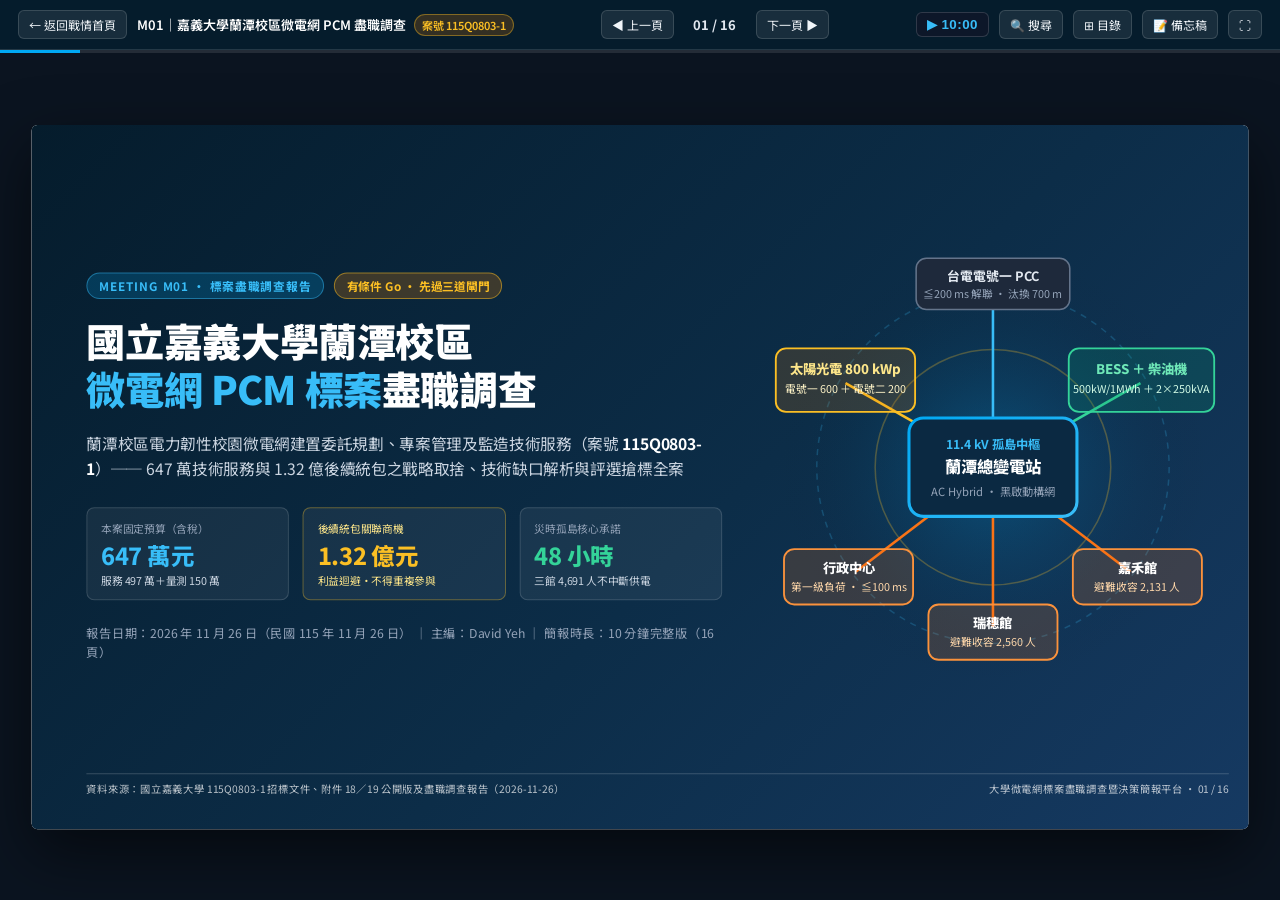
<file: decks/ncyu-lantan-pcm-dd.html>
<!DOCTYPE html>
<html lang="zh-Hant">
<head>
  <meta charset="UTF-8">
  <meta name="viewport" content="width=device-width, initial-scale=1.0">
  <title>M01｜嘉義大學蘭潭校區微電網 PCM 標案盡職調查決策簡報 (115Q0803-1)</title>
  <link rel="preconnect" href="https://fonts.googleapis.com">
  <link rel="preconnect" href="https://fonts.gstatic.com" crossorigin>
  <link href="https://fonts.googleapis.com/css2?family=Noto+Sans+TC:wght@400;500;600;700;800;900&display=swap" rel="stylesheet">
  <link rel="stylesheet" href="../assets/css/deck.css">
  <style>
    /* Interactive SLD state styles for Slide 7 */
    #sldSvg[data-mode="grid"] .only-island,
    #sldSvg[data-mode="grid"] .only-s6 { opacity: 0.25; }
    #sldSvg[data-mode="grid"] .pcc-closed { display: inline; }
    #sldSvg[data-mode="grid"] .pcc-open { display: none; }
    #sldSvg[data-mode="grid"] .tie-closed { display: none; }
    #sldSvg[data-mode="grid"] .tie-open { display: inline; }

    #sldSvg[data-mode="island"] .only-grid,
    #sldSvg[data-mode="island"] .meter2-dim { opacity: 0.28; }
    #sldSvg[data-mode="island"] .pcc-closed { display: none; }
    #sldSvg[data-mode="island"] .pcc-open { display: inline; }
    #sldSvg[data-mode="island"] .tie-closed { display: none; }
    #sldSvg[data-mode="island"] .tie-open { display: inline; }
    #sldSvg[data-mode="island"] .bess-hl { stroke: #DC2626 !important; stroke-width: 3 !important; }

    #sldSvg[data-mode="s6"] .only-grid { opacity: 0.28; }
    #sldSvg[data-mode="s6"] .pcc-closed { display: none; }
    #sldSvg[data-mode="s6"] .pcc-open { display: inline; }
    #sldSvg[data-mode="s6"] .tie-closed { display: inline; }
    #sldSvg[data-mode="s6"] .tie-open { display: none; }
    #sldSvg[data-mode="s6"] .s6-hl { stroke: #D97706 !important; stroke-width: 3 !important; }
  </style>
</head>
<body>
  <!-- Top Toolbar -->
  <header class="deck-toolbar">
    <div class="toolbar-left">
      <a class="tb-btn" href="../index.html">← 返回戰情首頁</a>
      <div class="deck-title-chip">
        <span>M01｜嘉義大學蘭潭校區微電網 PCM 盡職調查</span>
        <span class="badge">案號 115Q0803-1</span>
      </div>
    </div>
    <div class="toolbar-center">
      <button class="tb-btn" id="btnPrev" title="上一頁 (←)">◀ 上一頁</button>
      <span id="slideCounter" style="font-variant-numeric:tabular-nums;font-weight:700;min-width:62px;text-align:center;">01 / 16</span>
      <button class="tb-btn" id="btnNext" title="下一頁 (→)">下一頁 ▶</button>
    </div>
    <div class="toolbar-right">
      <button class="timer-pill" id="timerPill" title="點擊開始/暫停 10 分鐘計時，雙擊重設 (快捷鍵 T)">▶ 10:00</button>
      <button class="tb-btn" id="btnSearch" title="簡報內搜尋 (/)">🔍 搜尋</button>
      <button class="tb-btn" id="btnOverview" title="投影片總覽 (G)">⊞ 目錄</button>
      <button class="tb-btn" id="btnNotes" title="講者備忘稿 (N)">📝 備忘稿</button>
      <button class="tb-btn" id="btnFullscreen" title="全螢幕">⛶</button>
    </div>
  </header>

  <div class="progress-bar-track"><div class="progress-bar-fill" id="progressFill"></div></div>

  <!-- Main Stage -->
  <main class="deck-main">
    <div class="stage-wrap" id="stageWrap">
      <div class="slide-viewport" id="slideViewport">

        <!-- ==================== SLIDE 1: COVER ==================== -->
        <section class="slide cover active"
          data-section="封面"
          data-archetype="麥肯錫高階決策封面"
          data-title="嘉義大學蘭潭校區微電網 PCM 標案盡職調查決策簡報"
          data-pace="建議講解：20 秒"
          data-conclusion="歡迎各位參與嘉義大學蘭潭校區微電網 PCM 標案（案號 115Q0803-1）10 分鐘盡職調查簡報。"
          data-detail="本簡報嚴格依據嘉義大學 115Q0803-1 招標文件（契約、投標須知、評選須知、需求書及附件 18、19）與盡職調查報告萃取，涵蓋三道 Go/No-Go 閘門、電力與消防架構、48 小時驗證、時程落差與搶標攻防。"
          data-transition="接下來我們直接以麥肯錫「結論先行」原則，看總監對本案的核心戰略判斷。">
          <div style="display:grid;grid-template-columns:1.35fr 1fr;gap:36px;flex:1;align-items:center;">
            <div style="display:flex;flex-direction:column;gap:18px;">
              <div style="display:flex;gap:10px;align-items:center;">
                <span style="background:rgba(0,169,244,0.2);color:#38BDF8;border:1px solid rgba(56,189,248,0.45);padding:4px 12px;border-radius:999px;font-size:12px;font-weight:700;letter-spacing:1px;">MEETING M01 · 標案盡職調查報告</span>
                <span style="background:rgba(217,119,6,0.25);color:#FBBF24;border:1px solid rgba(251,191,36,0.5);padding:4px 12px;border-radius:999px;font-size:12px;font-weight:700;">有條件 Go · 先過三道閘門</span>
              </div>
              <h1 style="font-size:40px;font-weight:900;line-height:1.22;letter-spacing:-0.5px;">
                國立嘉義大學蘭潭校區<br>
                <span style="color:#38BDF8;">微電網 PCM 標案</span>盡職調查
              </h1>
              <p style="font-size:16px;color:#CBD5E1;line-height:1.65;max-width:640px;">
                蘭潭校區電力韌性校園微電網建置委託規劃、專案管理及監造技術服務（案號 <strong style="color:#fff;">115Q0803-1</strong>）── 647 萬技術服務與 1.32 億後續統包之戰略取捨、技術缺口解析與評選搶標全案
              </p>
              <div style="display:grid;grid-template-columns:repeat(3,1fr);gap:14px;margin-top:8px;">
                <div style="background:rgba(255,255,255,0.06);border:1px solid rgba(255,255,255,0.14);border-radius:8px;padding:12px 14px;">
                  <div style="font-size:11px;color:#94A3B8;">本案固定預算（含稅）</div>
                  <div style="font-size:24px;font-weight:800;color:#38BDF8;margin-top:2px;">647 萬元</div>
                  <div style="font-size:11px;color:#CBD5E1;">服務 497 萬＋量測 150 萬</div>
                </div>
                <div style="background:rgba(255,255,255,0.06);border:1px solid rgba(251,191,36,0.35);border-radius:8px;padding:12px 14px;">
                  <div style="font-size:11px;color:#FDE68A;">後續統包關聯商機</div>
                  <div style="font-size:24px;font-weight:800;color:#FBBF24;margin-top:2px;">1.32 億元</div>
                  <div style="font-size:11px;color:#FDE68A;">利益迴避・不得重複參與</div>
                </div>
                <div style="background:rgba(255,255,255,0.06);border:1px solid rgba(255,255,255,0.14);border-radius:8px;padding:12px 14px;">
                  <div style="font-size:11px;color:#94A3B8;">災時孤島核心承諾</div>
                  <div style="font-size:24px;font-weight:800;color:#34D399;margin-top:2px;">48 小時</div>
                  <div style="font-size:11px;color:#CBD5E1;">三館 4,691 人不中斷供電</div>
                </div>
              </div>
              <div style="font-size:12.5px;color:#94A3B8;margin-top:6px;">
                報告日期：2026 年 11 月 26 日（民國 115 年 11 月 26 日） ｜ 主編：David Yeh ｜ 簡報時長：10 分鐘完整版（16 頁）
              </div>
            </div>

            <!-- Cover Original SVG Topology -->
            <div style="height:490px;display:flex;align-items:center;justify-content:center;">
              <svg viewBox="0 0 460 460" xmlns="http://www.w3.org/2000/svg" style="width:100%;height:100%;">
                <defs>
                  <linearGradient id="covBus" x1="0" y1="0" x2="1" y2="1">
                    <stop offset="0%" stop-color="#00A9F4"/>
                    <stop offset="100%" stop-color="#38BDF8"/>
                  </linearGradient>
                  <radialGradient id="covGlow" cx="50%" cy="50%" r="50%">
                    <stop offset="0%" stop-color="#00A9F4" stop-opacity="0.28"/>
                    <stop offset="100%" stop-color="#051C2C" stop-opacity="0"/>
                  </radialGradient>
                </defs>
                <circle cx="230" cy="230" r="210" fill="url(#covGlow)"/>
                <circle cx="230" cy="230" r="172" fill="none" stroke="rgba(56,189,248,0.22)" stroke-width="1.5" stroke-dasharray="6 6"/>
                <circle cx="230" cy="230" r="115" fill="none" stroke="rgba(251,191,36,0.28)" stroke-width="1.5"/>

                <!-- Connection lines -->
                <line x1="230" y1="230" x2="230" y2="66" stroke="#38BDF8" stroke-width="2.5"/>
                <line x1="230" y1="230" x2="86" y2="148" stroke="#FBBF24" stroke-width="2.5"/>
                <line x1="230" y1="230" x2="374" y2="148" stroke="#34D399" stroke-width="2.5"/>
                <line x1="230" y1="230" x2="96" y2="332" stroke="#F97316" stroke-width="2.5"/>
                <line x1="230" y1="230" x2="230" y2="386" stroke="#F97316" stroke-width="2.5"/>
                <line x1="230" y1="230" x2="364" y2="332" stroke="#F97316" stroke-width="2.5"/>

                <!-- Center Hub: Main Substation -->
                <rect x="148" y="182" width="164" height="96" rx="14" fill="#0B2942" stroke="url(#covBus)" stroke-width="3"/>
                <text x="230" y="212" text-anchor="middle" fill="#38BDF8" font-size="12" font-weight="700">11.4 kV 孤島中樞</text>
                <text x="230" y="236" text-anchor="middle" fill="#FFFFFF" font-size="16" font-weight="800">蘭潭總變電站</text>
                <text x="230" y="258" text-anchor="middle" fill="#94A3B8" font-size="11">AC Hybrid · 黑啟動構網</text>

                <!-- Top Node: Grid PCC -->
                <rect x="155" y="26" width="150" height="50" rx="10" fill="#1E293B" stroke="#64748B" stroke-width="1.5"/>
                <text x="230" y="48" text-anchor="middle" fill="#E2E8F0" font-size="12.5" font-weight="700">台電電號一 PCC</text>
                <text x="230" y="65" text-anchor="middle" fill="#94A3B8" font-size="10.5">≦200 ms 解聯 · 汰換 700 m</text>

                <!-- Left Top: PV -->
                <rect x="18" y="114" width="136" height="62" rx="10" fill="rgba(217,119,6,0.18)" stroke="#FBBF24" stroke-width="1.8"/>
                <text x="86" y="139" text-anchor="middle" fill="#FDE68A" font-size="13" font-weight="800">太陽光電 800 kWp</text>
                <text x="86" y="158" text-anchor="middle" fill="#FEF3C7" font-size="10.5">電號一 600 ＋ 電號二 200</text>

                <!-- Right Top: BESS + Diesel -->
                <rect x="304" y="114" width="142" height="62" rx="10" fill="rgba(5,150,105,0.2)" stroke="#34D399" stroke-width="1.8"/>
                <text x="375" y="139" text-anchor="middle" fill="#6EE7B7" font-size="13" font-weight="800">BESS ＋ 柴油機</text>
                <text x="375" y="158" text-anchor="middle" fill="#D1FAE5" font-size="10.5">500kW/1MWh ＋ 2×250kVA</text>

                <!-- Bottom 3 Shelters -->
                <rect x="26" y="310" width="126" height="54" rx="10" fill="rgba(249,115,22,0.18)" stroke="#FB923C" stroke-width="1.8"/>
                <text x="89" y="333" text-anchor="middle" fill="#FFFFFF" font-size="13" font-weight="800">行政中心</text>
                <text x="89" y="351" text-anchor="middle" fill="#FED7AA" font-size="10.5">第一級負荷 · ≦100 ms</text>

                <rect x="167" y="364" width="126" height="54" rx="10" fill="rgba(249,115,22,0.18)" stroke="#FB923C" stroke-width="1.8"/>
                <text x="230" y="387" text-anchor="middle" fill="#FFFFFF" font-size="13" font-weight="800">瑞穗館</text>
                <text x="230" y="405" text-anchor="middle" fill="#FED7AA" font-size="10.5">避難收容 2,560 人</text>

                <rect x="308" y="310" width="126" height="54" rx="10" fill="rgba(249,115,22,0.18)" stroke="#FB923C" stroke-width="1.8"/>
                <text x="371" y="333" text-anchor="middle" fill="#FFFFFF" font-size="13" font-weight="800">嘉禾館</text>
                <text x="371" y="351" text-anchor="middle" fill="#FED7AA" font-size="10.5">避難收容 2,131 人</text>
              </svg>
            </div>
          </div>
          <footer class="slide-footer">
            <span>資料來源：國立嘉義大學 115Q0803-1 招標文件、附件 18／19 公開版及盡職調查報告（2026-11-26）</span>
            <span>大學微電網標案盡職調查暨決策簡報平台 · 01 / 16</span>
          </footer>
        </section>

        <!-- ==================== SLIDE 2: EXECUTIVE SUMMARY ==================== -->
        <section class="slide"
          data-section="執行摘要"
          data-archetype="版型 1：一對一論法"
          data-title="總監結論：本案為 647 萬 PCM 而非 1.32 億統包，建議「有條件 Go，先過三道閘門」"
          data-pace="建議講解：40 秒"
          data-conclusion="總監對本案的核心結論是「有條件 Go，先過三道閘門」，因為 647 萬 PCM 與 1.32 億後續統包存在嚴格利益迴避互斥。"
          data-detail="本案採固定費用 647 萬、價格不評分，勝負取決於服務建議書、團隊與 12 分鐘簡報。對進能服／進金生集團而言，關鍵決策不是『能不能做 PCM』，而是『做 PCM 是否會迫使集團放棄 20 倍規模的 1.32 億元統包與 PCS/BESS 供貨機會』。"
          data-transition="接下來我們拆解決定 Go 或 No-Go 的三道硬閘門與招標條文依據。">
          <header class="slide-header">
            <div class="slide-meta-row">
              <span class="slide-kicker"><span class="dot"></span>01 · 執行摘要與集團戰略定位</span>
              <span class="archetype-pill">版型 1：一對一論法</span>
            </div>
            <h2 class="action-title">本案為 647 萬 PCM 而非 1.32 億統包，建議<span class="hl-amber">「有條件 Go，先過三道閘門」</span></h2>
          </header>

          <div class="slide-body">
            <div class="grid-60-40">
              <!-- Original SVG: Strategic Value Comparison -->
              <div class="svg-box" style="flex-direction:column;align-items:stretch;padding:16px;">
                <div style="font-size:13px;font-weight:800;color:#051C2C;margin-bottom:8px;">集團商機規模與利益迴避互斥結構（單位：新台幣萬元）</div>
                <svg viewBox="0 0 680 355" xmlns="http://www.w3.org/2000/svg">
                  <!-- Grid lines -->
                  <line x1="90" y1="40" x2="90" y2="270" stroke="#CBD5E1" stroke-width="1.5"/>
                  <line x1="90" y1="270" x2="650" y2="270" stroke="#051C2C" stroke-width="2"/>
                  <line x1="90" y1="193" x2="650" y2="193" stroke="#E2E8F0" stroke-dasharray="4 4"/>
                  <line x1="90" y1="117" x2="650" y2="117" stroke="#E2E8F0" stroke-dasharray="4 4"/>
                  <line x1="90" y1="40" x2="650" y2="40" stroke="#E2E8F0" stroke-dasharray="4 4"/>

                  <text x="80" y="274" text-anchor="end" font-size="11" fill="#64748B">0</text>
                  <text x="80" y="197" text-anchor="end" font-size="11" fill="#64748B">5,000</text>
                  <text x="80" y="121" text-anchor="end" font-size="11" fill="#64748B">10,000</text>
                  <text x="80" y="44" text-anchor="end" font-size="11" fill="#64748B">15,000</text>

                  <!-- Bar 1: PCM 647萬 -->
                  <rect x="145" y="259" width="120" height="11" rx="2" fill="#94A3B8"/>
                  <text x="205" y="246" text-anchor="middle" font-size="16" font-weight="800" fill="#475569">647 萬</text>
                  <text x="205" y="227" text-anchor="middle" font-size="11" font-weight="700" fill="#64748B">（僅占總經費 4.3%）</text>
                  <text x="205" y="292" text-anchor="middle" font-size="13" font-weight="800" fill="#051C2C">本案：PCM 技術服務</text>
                  <text x="205" y="310" text-anchor="middle" font-size="11" fill="#64748B">固定費用・價格不評分</text>
                  <text x="205" y="326" text-anchor="middle" font-size="11" fill="#64748B">服務 497 萬＋量測 150 萬</text>

                  <!-- Mutual Exclusion Callout -->
                  <line x1="278" y1="165" x2="402" y2="165" stroke="#DC2626" stroke-width="2.5" stroke-dasharray="5 4"/>
                  <rect x="288" y="136" width="104" height="58" rx="8" fill="#FEF2F2" stroke="#DC2626" stroke-width="2"/>
                  <text x="340" y="159" text-anchor="middle" font-size="12.5" font-weight="800" fill="#B91C1C">嚴格互斥</text>
                  <text x="340" y="176" text-anchor="middle" font-size="10.5" fill="#991B1B">須知第 83.4 點</text>
                  <text x="340" y="189" text-anchor="middle" font-size="10" fill="#991B1B">關係企業禁止投統包</text>

                  <!-- Bar 2: EPC 13,227萬 -->
                  <rect x="420" y="67" width="150" height="203" rx="4" fill="#051C2C"/>
                  <rect x="420" y="67" width="150" height="12" rx="2" fill="#D97706"/>
                  <text x="495" y="55" text-anchor="middle" font-size="22" font-weight="900" fill="#D97706">13,227 萬（1.32 億）</text>
                  <text x="495" y="160" text-anchor="middle" font-size="28" font-weight="900" fill="#FFFFFF">20.4×</text>
                  <text x="495" y="184" text-anchor="middle" font-size="12" font-weight="700" fill="#38BDF8">商機規模倍數</text>
                  <text x="495" y="292" text-anchor="middle" font-size="13" font-weight="800" fill="#051C2C">後續標案：微電網統包工程</text>
                  <text x="495" y="310" text-anchor="middle" font-size="11" fill="#64748B">發包工程費 132,268,500 元</text>
                  <text x="495" y="326" text-anchor="middle" font-size="11" fill="#64748B">含 800kWp 光電＋1MWh 儲能＋EMS</text>
                </svg>
              </div>

              <!-- Right Strategy Decision Column -->
              <div style="display:flex;flex-direction:column;gap:12px;">
                <div class="card card-navy" style="flex:1;">
                  <div class="card-title"><span>戰略二分決策路徑</span><span class="tag tag-amber">高層必拍板</span></div>
                  <div style="display:flex;flex-direction:column;gap:10px;font-size:12.5px;line-height:1.55;">
                    <div style="background:rgba(220,38,38,0.16);border:1px solid rgba(248,113,113,0.45);border-radius:6px;padding:10px;">
                      <div style="font-weight:800;color:#FCA5A5;margin-bottom:3px;">路徑 A｜放棄 PCM，全力搶攻 1.32 億統包</div>
                      <div style="color:#E2E8F0;">若集團（含進金生實業 PCS／BESS 原廠）擬以 EPC 或主要設備供應商爭取統包，<strong>應立即 No-Go 本 PCM 案</strong>，避免鎖死 1.32 億商機與引發綁規格爭議。</div>
                    </div>
                    <div style="background:rgba(5,150,105,0.18);border:1px solid rgba(52,211,153,0.45);border-radius:6px;padding:10px;">
                      <div style="font-weight:800;color:#6EE7B7;margin-bottom:3px;">路徑 B｜投標 PCM，建立全國校園實績門票</div>
                      <div style="color:#E2E8F0;">若進能服定位為獨立技術服務品牌，具電機技顧資格且與設備廠<strong>無關係企業連結</strong>，本案是切入教育部「大專校院電力韌性校園」PCM 市場的關鍵入場券。</div>
                    </div>
                  </div>
                </div>

                <div class="callout callout-amber">
                  <strong>待立即查證（政府電子採購網 115Q0803-1）：</strong><br>
                  截止投標日、開標日、釋疑期限（等標期 1/4）與公開之 7 人評選委員名單未載於所附文件，須今日查明回填。
                </div>
              </div>
            </div>
          </div>

          <footer class="slide-footer">
            <span>Source：盡職調查報告「總監結論」、投標須知第 18／64／83.4 點、契約第 8 條</span>
            <span>02 / 16</span>
          </footer>
        </section>

        <!-- ==================== SLIDE 3: THREE GATES ==================== -->
        <section class="slide"
          data-section="三道閘門"
          data-archetype="版型 2：並列論法"
          data-title="任一閘門未過即 No-Go：投標資格、利益迴避與固定總價現金流為三大硬約束"
          data-pace="建議講解：40 秒"
          data-conclusion="在投入任何建議書撰寫工時前，團隊必須先通過三道硬閘門查核，只要任何一道不通過就是 No-Go。"
          data-detail="第一道是資格硬門檻，不允許共同投標，進能服若非電機工程技術顧問公司就無法以自身名義投標；第二道是利益迴避，涵蓋關係企業與量測驗證方；第三道是財務結構，497 萬服務費卻要養長駐 PM 與監造直到統包驗收再加一年督導，且 60% 收款綁統包進度。"
          data-transition="確認三道閘門後，我們來看本案七大服務範疇與 647 萬的付款里程碑結構。">
          <header class="slide-header">
            <div class="slide-meta-row">
              <span class="slide-kicker"><span class="dot"></span>02 · GO / NO-GO 三道硬閘門診斷</span>
              <span class="archetype-pill">版型 2：並列論法</span>
            </div>
            <h2 class="action-title">任一閘門未過即 <span class="hl-red">No-Go</span>：資格、利益迴避與現金流構成三大硬約束</h2>
          </header>

          <div class="slide-body">
            <!-- Gate Flow Ribbon SVG -->
            <div style="height:68px;">
              <svg viewBox="0 0 1190 64" xmlns="http://www.w3.org/2000/svg" style="width:100%;height:100%;">
                <rect x="0" y="6" width="350" height="50" rx="8" fill="#051C2C"/>
                <text x="175" y="28" text-anchor="middle" fill="#38BDF8" font-size="12" font-weight="800">GATE 1 · 資格審查</text>
                <text x="175" y="46" text-anchor="middle" fill="#FFFFFF" font-size="13.5" font-weight="700">電機技顧／事務所・禁共同投標</text>
                <polygon points="362,31 384,18 384,44" fill="#DC2626" transform="rotate(180 373 31)"/>

                <rect x="396" y="6" width="370" height="50" rx="8" fill="#991B1B"/>
                <text x="581" y="28" text-anchor="middle" fill="#FECACA" font-size="12" font-weight="800">GATE 2 · 利益迴避（最高風險）</text>
                <text x="581" y="46" text-anchor="middle" fill="#FFFFFF" font-size="13.5" font-weight="700">關係企業禁投統包與供貨</text>
                <polygon points="778,31 800,18 800,44" fill="#D97706" transform="rotate(180 789 31)"/>

                <rect x="812" y="6" width="378" height="50" rx="8" fill="#B45309"/>
                <text x="1001" y="28" text-anchor="middle" fill="#FDE68A" font-size="12" font-weight="800">GATE 3 · 損益與現金流</text>
                <text x="1001" y="46" text-anchor="middle" fill="#FFFFFF" font-size="13.5" font-weight="700">497 萬無封頂履約・60% 綁統包</text>
              </svg>
            </div>

            <div class="grid-3">
              <!-- Gate 1 -->
              <div class="card" style="border-top:4px solid #051C2C;">
                <div class="card-title"><span>閘門 1｜投標資格</span><span class="tag tag-navy">須知第 18、64 點</span></div>
                <ul class="bullet-list" style="flex:1;">
                  <li><strong>法定資格</strong>：電機技師事務所，或營業項目含電機工程之<strong>工程技術顧問公司</strong>，並檢附執業電機技師執照及公會會員證。</li>
                  <li><strong>嚴格限制</strong>：<strong>不允許共同投標</strong>，且不得為陸資企業。</li>
                  <li><strong>關鍵人員</strong>：計畫主持人須具執業電機技師，且全員須為依法投保員工。</li>
                </ul>
                <div class="callout callout-crimson" style="font-size:12px;">
                  <strong>未過後果：</strong>進能服若非技顧公司，既無法以自身名義投標，也不能與技師事務所組聯盟參標。
                </div>
              </div>

              <!-- Gate 2 -->
              <div class="card" style="border-top:4px solid #DC2626;">
                <div class="card-title"><span>閘門 2｜利益迴避</span><span class="tag tag-red">須知 83.4 / 契約 8</span></div>
                <ul class="bullet-list" style="flex:1;">
                  <li><strong>統包排除</strong>：得標廠商及其負責人、<strong>關係企業</strong>不得參與後續 1.32 億統包之投標、分包或擔任顧問。</li>
                  <li><strong>設備排除</strong>：量測驗證執行方不得與統包主要設備供應商有關係企業連結。</li>
                  <li><strong>綠規格疑慮</strong>：本案須執行「構網型 PCS 市場調查」，具原廠背景易遭質疑綁規格。</li>
                </ul>
                <div class="callout callout-crimson" style="font-size:12px;">
                  <strong>未過後果：</strong>若與進金生實業（PCS／儲能原廠）屬關係企業，得標 647 萬即令集團退出 1.32 億統包與供貨。
                </div>
              </div>

              <!-- Gate 3 -->
              <div class="card" style="border-top:4px solid #D97706;">
                <div class="card-title"><span>閘門 3｜損益與現金流</span><span class="tag tag-amber">契約第 5、7、14 條</span></div>
                <ul class="bullet-list" style="flex:1;">
                  <li><strong>人力重擔</strong>：服務費 497 萬須負擔 1 名長駐 PM、施工期 1 名監造、技師簽證及 EMS／資安審查。</li>
                  <li><strong>履約無封頂</strong>：履約至統包驗收合格，<strong>另加保固督導 1 年（不另計價）</strong>，無薪資指數上限。</li>
                  <li><strong>收款錯配</strong>：服務費 60%（監造 40%＋尾款 20%）完全綁定統包施工進度與驗收。</li>
                </ul>
                <div class="callout callout-amber" style="font-size:12px;">
                  <strong>未過後果：</strong>統包若流標或延宕 6 個月，估算多支出 <strong>70～90 萬元</strong>人力成本，同時現金流凍結。
                </div>
              </div>
            </div>
          </div>

          <footer class="slide-footer">
            <span>Source：12-投標須知第 18、64、83.4 點；11-契約第 5、7、8、14 條；盡職調查報告第 1 頁</span>
            <span>03 / 16</span>
          </footer>
        </section>

        <!-- ==================== SLIDE 4: SCOPE & PAYMENT ==================== -->
        <section class="slide"
          data-section="專案範疇與財務"
          data-archetype="版型 3：結合論法"
          data-title="七大服務範疇覆蓋全生命週期，惟 60% 服務費收款高度綁定統包施工進度"
          data-pace="建議講解：40 秒"
          data-conclusion="本案涵蓋規劃到量測驗證七大塊工作，但 497 萬服務費中有高達 60% 押在統包施工與驗收尾款，現金流高度依賴統包商表現。"
          data-detail="整個預算 647 萬元拆為兩包：服務費 497 萬分五期給付，前期規劃到招決標合計只拿 40%，後面監造 40% 加尾款 20% 全部看統包進度；另 150 萬量測驗證費必須自行量測不得由統包代量，80% 在三階段綜合報告核定後付，20% 在 M&V 初期成效報告核定後付。"
          data-transition="清楚錢怎麼收之後，我們來看看評選怎麼得分、哪一項是同分決勝的關鍵。">
          <header class="slide-header">
            <div class="slide-meta-row">
              <span class="slide-kicker"><span class="dot"></span>03 · 服務範疇與 647 萬元付款結構</span>
              <span class="archetype-pill">版型 3：結合論法</span>
            </div>
            <h2 class="action-title">七大範疇貫穿全案，惟 <span class="hl-amber">60% 服務費（298.2 萬）</span>高度綁定統包施工進度</h2>
          </header>

          <div class="slide-body">
            <div class="kpi-strip">
              <div class="kpi-box"><div class="k-label">招標方式</div><div class="k-val" style="font-size:16px;">限制性招標公開評選</div><div class="k-sub">採購法第 22 條第 1 項第 9 款・序位法</div></div>
              <div class="kpi-box"><div class="k-label">總預算（固定含稅）</div><div class="k-val">647 萬元</div><div class="k-sub">無押標金・標價不得高於預算</div></div>
              <div class="kpi-box hl"><div class="k-label">履約保證金與保險</div><div class="k-val">25 萬元</div><div class="k-sub">決標 14 日內繳・須投保專業責任險</div></div>
              <div class="kpi-box"><div class="k-label">補助計畫期程</div><div class="k-val" style="font-size:17px;">115/8/1～117/1/31</div><div class="k-sub">涉補助款付款期限 30 工作天</div></div>
            </div>

            <div class="grid-60-40">
              <!-- Payment Milestone SVG -->
              <div class="svg-box" style="flex-direction:column;align-items:stretch;padding:14px;">
                <div style="font-size:12.5px;font-weight:800;color:#051C2C;margin-bottom:6px;">647 萬元分期請款結構拆解（灰／藍：前期可控 ｜ 橘紅：綁定統包進度）</div>
                <svg viewBox="0 0 680 310" xmlns="http://www.w3.org/2000/svg">
                  <!-- Section A: 服務費 497萬 -->
                  <text x="10" y="22" font-size="12.5" font-weight="800" fill="#051C2C">A. 技術服務費：497 萬元（76.8%）</text>
                  <!-- Stacked bar total width 640 (x=10..650) -->
                  <!-- 20% = 128px, 15% = 96px, 5% = 32px, 40% = 256px, 20% = 128px -->
                  <rect x="10" y="34" width="126" height="58" rx="4" fill="#1E3A8A"/>
                  <text x="73" y="58" text-anchor="middle" fill="#fff" font-size="13" font-weight="800">規劃 20%</text>
                  <text x="73" y="76" text-anchor="middle" fill="#BFDBFE" font-size="11">99.4 萬</text>

                  <rect x="140" y="34" width="94" height="58" rx="4" fill="#0284C7"/>
                  <text x="187" y="58" text-anchor="middle" fill="#fff" font-size="12.5" font-weight="800">設審 15%</text>
                  <text x="187" y="76" text-anchor="middle" fill="#E0F2FE" font-size="11">74.6 萬</text>

                  <rect x="238" y="34" width="46" height="58" rx="4" fill="#64748B"/>
                  <text x="261" y="58" text-anchor="middle" fill="#fff" font-size="11" font-weight="800">5%</text>
                  <text x="261" y="76" text-anchor="middle" fill="#E2E8F0" font-size="10">24.9萬</text>

                  <rect x="288" y="34" width="234" height="58" rx="4" fill="#D97706"/>
                  <text x="405" y="58" text-anchor="middle" fill="#fff" font-size="14" font-weight="800">監造 40%（進度 25/50/75/100% 各 10%）</text>
                  <text x="405" y="76" text-anchor="middle" fill="#FEF3C7" font-size="11.5">198.8 萬</text>

                  <rect x="526" y="34" width="134" height="58" rx="4" fill="#DC2626"/>
                  <text x="593" y="58" text-anchor="middle" fill="#fff" font-size="13" font-weight="800">尾款 20%</text>
                  <text x="593" y="76" text-anchor="middle" fill="#FEE2E2" font-size="11">99.4 萬</text>

                  <!-- Brackets -->
                  <path d="M10,102 L10,112 L284,112 L284,102" fill="none" stroke="#1E3A8A" stroke-width="1.8"/>
                  <text x="147" y="128" text-anchor="middle" font-size="11.5" font-weight="700" fill="#1E3A8A">前期合計 40%（198.8 萬）｜設審 30% 綁台電審查意見書</text>

                  <path d="M288,102 L288,112 L660,112 L660,102" fill="none" stroke="#DC2626" stroke-width="2"/>
                  <text x="474" y="128" text-anchor="middle" font-size="12" font-weight="800" fill="#DC2626">後期 60%（298.2 萬）完全綁定統包施工、驗收與設備登記</text>

                  <!-- Section B: 量測驗證費 150萬 -->
                  <text x="10" y="172" font-size="12.5" font-weight="800" fill="#051C2C">B. 量測驗證費：150 萬元（23.2%，須自行量測、嚴禁統包代量）</text>

                  <rect x="10" y="184" width="516" height="54" rx="4" fill="#059669"/>
                  <text x="268" y="207" text-anchor="middle" fill="#fff" font-size="13.5" font-weight="800">三階段綜合判定報告核定：80%（120 萬元）</text>
                  <text x="268" y="225" text-anchor="middle" fill="#D1FAE5" font-size="11">Class A 電力品質・48h 外推・柴油機 25~100% 假負載油耗・技師簽署</text>

                  <rect x="530" y="184" width="130" height="54" rx="4" fill="#0D9488"/>
                  <text x="595" y="207" text-anchor="middle" fill="#fff" font-size="13" font-weight="800">M&amp;V：20%</text>
                  <text x="595" y="225" text-anchor="middle" fill="#CCFBF1" font-size="11">30 萬（觀察期後）</text>

                  <!-- Bond release note -->
                  <rect x="10" y="254" width="650" height="44" rx="6" fill="#F1F5F9" stroke="#CBD5E1"/>
                  <text x="24" y="273" font-size="11.5" font-weight="800" fill="#051C2C">履約保證金 25 萬發還節點：</text>
                  <text x="180" y="273" font-size="11.5" fill="#334155">統包驗收合格發還 75%（18.75 萬）➔ 1 年保固督導期滿無待解決事項發還 25%（6.25 萬）</text>
                  <text x="24" y="290" font-size="11" fill="#64748B">備註：付款得配合教育部補助款撥付進度；統包驗收後尚須無償履行 1 年保固督導義務。</text>
                </svg>
              </div>

              <!-- 7 Scopes list -->
              <div class="card">
                <div class="card-title"><span>七大核心服務範疇</span><span class="tag tag-blue">14-需求書</span></div>
                <ol style="padding-left:18px;display:flex;flex-direction:column;gap:6px;font-size:12px;line-height:1.45;color:#1E293B;">
                  <li><strong>規劃（30 日交報告）</strong>：高壓現況與第 3 變電站 CT/PT 查證、48h 能量平衡、單線圖與真值表、保護協調初算、台電首洽會勘、構網型 PCS 市調、統包需求書草案。</li>
                  <li><strong>招決標諮詢</strong>：統包招標、釋疑回覆、資格審查與評選專業諮詢。</li>
                  <li><strong>統包設計審查</strong>：潮流／短路／暫態／孤島轉態模擬、保護協調、MGCC/EMS 控制邏輯、IEC 62443 SL2 資安、非陸牌證明。</li>
                  <li><strong>施工督導與監造</strong>：檢驗停留點、FAT 工廠見證、停電改接管控、每日監造報表。</li>
                  <li><strong>測試驗證與驗收</strong>：見證 14 項現場測試與 48h 三階段合併驗證。</li>
                  <li><strong>EMS 交付把關</strong>：完整可編譯原始碼、API 實測、第三方滲透測試報告。</li>
                  <li><strong>獨立量測驗證</strong>：自有／租用 Class A 儀器實測電力品質、儲能／光電性能與 IPMVP M&amp;V，執業技師簽署。</li>
                </ol>
              </div>
            </div>
          </div>

          <footer class="slide-footer">
            <span>Source：11-契約第 5 條、14-需求書、盡職調查報告「一、專案摘要」</span>
            <span>04 / 16</span>
          </footer>
        </section>

        <!-- ==================== SLIDE 5: EVALUATION SCORING ==================== -->
        <section class="slide"
          data-section="評選規則"
          data-archetype="版型 1：一對一論法"
          data-title="價格不評分、序位法決勝：「專案管理、監造及測試驗證（25 分）」為同分關鍵勝負手"
          data-pace="建議講解：35 秒"
          data-conclusion="本案價格不納入評分，建議以預算全額 647 萬元投標，並將 65% 的簡報火力鎖定在前三大配分項目，特別是佔 25 分的同分決勝項。"
          data-detail="評選採序位法，總分平均須達 75 分以上，7 位評選委員名單已於採購網公開。當序位合計相同時，直接以配分最高（25 分）的『專案管理、監造及測試驗證執行計畫』分數決勝負。服務建議書上限 80 頁、印製 10 份，簡報 12 分鐘且強制計畫主持人親簡。"
          data-transition="掌握評選規則後，接下來我們進入技術核心：從蘭潭校區的實際空間配置與孤島供電路徑看起。">
          <header class="slide-header">
            <div class="slide-meta-row">
              <span class="slide-kicker"><span class="dot"></span>04 · 評選配分與同分決勝槓桿</span>
              <span class="archetype-pill">版型 1：一對一論法</span>
            </div>
            <h2 class="action-title">價格不評分，勝負鎖定<span class="hl-blue">「專案管理、監造及測試驗證（25 分）」</span>同分決勝項</h2>
          </header>

          <div class="slide-body">
            <div class="grid-60-40">
              <!-- Horizontal Bar Chart SVG -->
              <div class="svg-box" style="flex-direction:column;align-items:stretch;padding:16px;">
                <div style="font-size:13px;font-weight:800;color:#051C2C;margin-bottom:8px;">評選項目權重分佈（總分 100 分，平均 ≧75 分及格｜亮藍為同分決勝項）</div>
                <svg viewBox="0 0 680 340" xmlns="http://www.w3.org/2000/svg">
                  <!-- Row 1: 25 -->
                  <text x="235" y="42" text-anchor="end" font-size="13" font-weight="800" fill="#051C2C">專案管理、監造及測試驗證</text>
                  <rect x="248" y="20" width="350" height="34" rx="4" fill="#00A9F4"/>
                  <text x="610" y="43" font-size="16" font-weight="900" fill="#0284C7">25 分</text>
                  <text x="260" y="42" font-size="11.5" font-weight="700" fill="#051C2C">★ 最高權重・序位同分時直接決勝負</text>

                  <!-- Row 2: 20 -->
                  <text x="235" y="96" text-anchor="end" font-size="13" font-weight="700" fill="#1E293B">規劃構想及統包需求書能力</text>
                  <rect x="248" y="74" width="280" height="32" rx="4" fill="#1E3A8A"/>
                  <text x="540" y="96" font-size="15" font-weight="800" fill="#1E3A8A">20 分</text>
                  <text x="260" y="95" font-size="11" fill="#E0F2FE">48h 低負載修正初算・30 天交貨藍圖</text>

                  <!-- Row 3: 20 -->
                  <text x="235" y="150" text-anchor="end" font-size="13" font-weight="700" fill="#1E293B">專案組織及人力配置</text>
                  <rect x="248" y="128" width="280" height="32" rx="4" fill="#1E3A8A"/>
                  <text x="540" y="150" font-size="15" font-weight="800" fill="#1E3A8A">20 分</text>
                  <text x="260" y="149" font-size="11" fill="#E0F2FE">執業電機技師主持・IEC 62443 資安・人月表</text>

                  <!-- Row 4: 15 -->
                  <text x="235" y="204" text-anchor="end" font-size="13" font-weight="600" fill="#334155">計畫需求之瞭解</text>
                  <rect x="248" y="182" width="210" height="30" rx="4" fill="#64748B"/>
                  <text x="470" y="203" font-size="14" font-weight="700" fill="#475569">15 分</text>
                  <text x="260" y="202" font-size="10.5" fill="#F8FAFC">法規清單・直指 9 大技術缺口</text>

                  <!-- Row 5: 10 -->
                  <text x="235" y="256" text-anchor="end" font-size="13" font-weight="600" fill="#334155">廠商過去履約績效</text>
                  <rect x="248" y="234" width="140" height="30" rx="4" fill="#94A3B8"/>
                  <text x="400" y="255" font-size="14" font-weight="700" fill="#475569">10 分</text>
                  <text x="260" y="254" font-size="10.5" fill="#0F172A">5 年內 PCM／儲能實績</text>

                  <!-- Row 6: 10 -->
                  <text x="235" y="308" text-anchor="end" font-size="13" font-weight="600" fill="#334155">簡報及答詢</text>
                  <rect x="248" y="286" width="140" height="30" rx="4" fill="#94A3B8"/>
                  <text x="400" y="307" font-size="14" font-weight="700" fill="#475569">10 分</text>
                  <text x="260" y="306" font-size="10.5" fill="#0F172A">主持人親簡 12 分＋答詢 8 分</text>

                  <!-- Top 3 bracket -->
                  <path d="M652,20 L664,20 L664,160 L652,160" fill="none" stroke="#051C2C" stroke-width="2"/>
                  <text x="670" y="88" font-size="12" font-weight="900" fill="#051C2C" writing-mode="tb">前三項合占 65%</text>
                </svg>
              </div>

              <!-- Right Box: Rules & Strategy -->
              <div style="display:flex;flex-direction:column;gap:12px;">
                <div class="card">
                  <div class="card-title"><span>評選與投標硬規則</span><span class="tag tag-navy">13-評選須知</span></div>
                  <table class="mc-table">
                    <tbody>
                      <tr><td style="width:110px;font-weight:700;">報價策略</td><td><strong>價格不評分</strong>；低於預算以標價決標 ➔ <strong>建議全額 647 萬投標</strong>。</td></tr>
                      <tr><td style="font-weight:700;">評選委員會</td><td>共 <strong>7 人</strong>，名單已於政府電子採購網公開（須提前研究專長）。</td></tr>
                      <tr><td style="font-weight:700;">服務建議書</td><td>紙本 <strong>10 份</strong>、正文 <strong>≦80 頁</strong>、附評選項目頁次對照表、<strong>嚴禁載明價格</strong>。</td></tr>
                      <tr><td style="font-weight:700;">簡報與答詢</td><td>簡報 <strong>12 分鐘</strong>＋統問統答 <strong>8 分鐘</strong>，強制由<strong>計畫主持人親自簡報</strong>。</td></tr>
                    </tbody>
                  </table>
                </div>
                <div class="callout">
                  <strong>核心致勝論述（Core Message）：</strong><br>
                  「我們已經看出計畫書裡的技術與時程缺口（柴油低負載、515.1 kW 邊際、第 3 變電站黑箱），得標後 30 天即可交付可發包的統包需求書，並以自有 Class A 儀器獨立為學校把關。」
                </div>
              </div>
            </div>
          </div>

          <footer class="slide-footer">
            <span>Source：13-評選須知、盡職調查報告「一、專案摘要」與「六、搶標重點追蹤」</span>
            <span>05 / 16</span>
          </footer>
        </section>

        <!-- ==================== SLIDE 6: CAMPUS SPATIAL MAP (REDRAWN SVG) ==================== -->
        <section class="slide"
          data-section="場域空間配置"
          data-archetype="原創重繪 SVG（圖一＆圖四）"
          data-title="蘭潭校區以總變電站為核心，串聯 10 座變電站與 800 kWp 光電守護三館 4,691 人"
          data-pace="建議講解：40 秒"
          data-conclusion="蘭潭校區微電網跨越兩個台電電號、串聯 10 座變電站，核心任務是於台電停電時以電號一總變電站為中心，守護三館 4,691 人連續 48 小時。"
          data-detail="這張重繪自附件 18 圖一與圖四的空間配置圖清楚標示了關鍵地理關係：西北角台電責任分界點至總變電站 250 公尺、總變電站至第 3 變電站 450 公尺，共 700 公尺高壓線路列為本期汰換；新設 800 kWp 光電分為電號一 600 kWp（行政中心 250、機械系 150、第三處候選 200）與電號二牛舍羊舍 200 kWp。"
          data-transition="看懂地理空間分佈後，下一頁我們切換到電氣單線架構圖，並可即時切換三種運轉模式。">
          <header class="slide-header">
            <div class="slide-meta-row">
              <span class="slide-kicker"><span class="dot"></span>05 · 蘭潭校區微電網場域空間與路徑配置（重繪自附件 18 圖一／圖四）</span>
              <span class="archetype-pill">原創重繪 SVG</span>
            </div>
            <h2 class="action-title">以蘭潭總變電站為孤島中樞，串聯 10 座變電站與 800 kWp 光電守護三館 <span class="hl-blue">4,691 人</span></h2>
          </header>

          <div class="slide-body">
            <div class="grid-65-35">
              <!-- Redrawn Lantan Campus Spatial SVG -->
              <div class="svg-box" style="padding:8px;background:#F1F5F9;">
                <svg viewBox="0 0 760 475" xmlns="http://www.w3.org/2000/svg">
                  <!-- Campus subtle terrain grid -->
                  <rect x="0" y="0" width="760" height="475" rx="6" fill="#F8FAFC"/>
                  <!-- Track / Sports field landmark -->
                  <rect x="332" y="218" width="116" height="158" rx="58" fill="#E2E8F0" stroke="#CBD5E1" stroke-width="2" transform="rotate(24 390 297)"/>
                  <text x="392" y="302" text-anchor="middle" font-size="11" fill="#94A3B8" font-weight="700">校區田徑場</text>

                  <!-- Power Lines -->
                  <!-- Red: 700m HV Replacement (PCC -> Sub1 -> Sub5) -->
                  <polyline points="54,48 135,98 122,220 116,325 78,325" fill="none" stroke="#DC2626" stroke-width="4.5" stroke-linejoin="round"/>
                  <!-- Orange: Islanding Feeders (Sub1 -> Admin, Jiahe; Sub5 -> Ruisui) -->
                  <polyline points="145,104 202,86 292,135" fill="none" stroke="#F97316" stroke-width="5" stroke-linejoin="round"/>
                  <polyline points="196,90 198,168 258,224" fill="none" stroke="#F97316" stroke-width="5" stroke-linejoin="round"/>
                  <polyline points="82,332 152,332 152,272 198,290" fill="none" stroke="#F97316" stroke-width="5" stroke-linejoin="round"/>
                  <!-- Blue: Meter 1 HV -->
                  <polyline points="145,104 292,135 456,216 492,220" fill="none" stroke="#0284C7" stroke-width="2.8" stroke-linejoin="round"/>
                  <polyline points="152,332 186,435 280,432" fill="none" stroke="#0284C7" stroke-width="2.8" stroke-linejoin="round"/>
                  <!-- Pink dashed: Cross-meter resilience S6 -->
                  <polyline points="492,220 538,215 628,266 618,348 564,415 415,436" fill="none" stroke="#DB2777" stroke-width="3" stroke-dasharray="6 4"/>
                  <!-- Green: Meter 2 HV -->
                  <polyline points="538,215 612,340 554,406 415,428" fill="none" stroke="#059669" stroke-width="2.8" stroke-linejoin="round"/>

                  <!-- 1. PCC -->
                  <circle cx="54" cy="48" r="10" fill="#051C2C" stroke="#DC2626" stroke-width="3"/>
                  <rect x="74" y="18" width="166" height="40" rx="5" fill="#FFFFFF" stroke="#DC2626" stroke-width="1.5"/>
                  <text x="84" y="35" font-size="11.5" font-weight="800" fill="#B91C1C">台電責任分界點 PCC</text>
                  <text x="84" y="50" font-size="10" fill="#475569">電號一 09-16-6190-00-0</text>

                  <!-- 2. Sub 1: Main Substation (BESS + Diesel) -->
                  <rect x="116" y="84" width="38" height="34" rx="5" fill="#F97316" stroke="#051C2C" stroke-width="2"/>
                  <text x="135" y="106" text-anchor="middle" fill="#fff" font-size="12" font-weight="900">1</text>
                  <rect x="14" y="114" width="152" height="58" rx="6" fill="#051C2C" stroke="#F97316" stroke-width="2"/>
                  <text x="24" y="133" font-size="11.5" font-weight="800" fill="#38BDF8">蘭潭總變電站（核心）</text>
                  <text x="24" y="149" font-size="10.5" fill="#fff">BESS 500kW / 1,000kWh</text>
                  <text x="24" y="164" font-size="10.5" fill="#FDE68A">柴油 2×250kVA・儲油 2,000L</text>

                  <!-- HV Replacement label -->
                  <rect x="14" y="190" width="96" height="38" rx="4" fill="#FEF2F2" stroke="#DC2626"/>
                  <text x="62" y="206" text-anchor="middle" font-size="10" font-weight="800" fill="#B91C1C">高壓線汰換</text>
                  <text x="62" y="220" text-anchor="middle" font-size="9.5" fill="#991B1B">250m＋450m</text>

                  <!-- 3. Admin Center (Sub 2 + PV 250) -->
                  <polygon points="274,102 356,144 334,186 252,144" fill="#FEF3C7" stroke="#D97706" stroke-width="2.5"/>
                  <rect x="282" y="106" width="22" height="20" rx="3" fill="#051C2C"/>
                  <text x="293" y="120" text-anchor="middle" fill="#fff" font-size="11" font-weight="800">2</text>
                  <rect x="276" y="18" width="182" height="52" rx="6" fill="#FFFFFF" stroke="#051C2C" stroke-width="1.8"/>
                  <text x="286" y="36" font-size="12" font-weight="800" fill="#051C2C">★ 行政中心（一級負荷）</text>
                  <text x="286" y="51" font-size="10.5" fill="#1E3A8A">災害應變指揮・日用 840 kWh</text>
                  <text x="286" y="64" font-size="10.5" font-weight="700" fill="#B45309">新設光電 250 kWp</text>

                  <!-- 4. Jiahe Hall (Sub 3) -->
                  <polygon points="258,200 320,236 290,282 228,246" fill="#DBEAFE" stroke="#1E3A8A" stroke-width="2.5"/>
                  <rect x="266" y="232" width="22" height="20" rx="3" fill="#051C2C"/>
                  <text x="277" y="246" text-anchor="middle" fill="#fff" font-size="11" font-weight="800">3</text>
                  <rect x="14" y="240" width="154" height="44" rx="5" fill="#EFF6FF" stroke="#1E3A8A" stroke-width="1.5"/>
                  <text x="22" y="258" font-size="11.5" font-weight="800" fill="#1E3A8A">★ 嘉禾館（收容 2,131 人）</text>
                  <text x="22" y="274" font-size="10" fill="#334155">新設 150kVA 柴油＋400L＋ATS</text>

                  <!-- 5. Ruisui Hall (Sub 4) -->
                  <polygon points="198,274 264,312 232,358 166,320" fill="#DBEAFE" stroke="#1E3A8A" stroke-width="2.5"/>
                  <rect x="206" y="305" width="22" height="20" rx="3" fill="#051C2C"/>
                  <text x="217" y="319" text-anchor="middle" fill="#fff" font-size="11" font-weight="800">4</text>
                  <rect x="14" y="360" width="166" height="50" rx="5" fill="#EFF6FF" stroke="#1E3A8A" stroke-width="1.5"/>
                  <text x="22" y="378" font-size="11.5" font-weight="800" fill="#1E3A8A">★ 瑞穗館（收容 2,560 人）</text>
                  <text x="22" y="393" font-size="10" fill="#334155">既有 83 年 150kVA＋200L</text>
                  <text x="22" y="405" font-size="10" font-weight="700" fill="#B91C1C">既有光電 158kWp（復歸過充風險）</text>

                  <!-- 6. Sub 5 (3rd Substation) -->
                  <rect x="64" y="314" width="24" height="24" rx="4" fill="#DC2626"/>
                  <text x="76" y="330" text-anchor="middle" fill="#fff" font-size="12" font-weight="900">5</text>
                  <text x="14" y="310" font-size="10.5" font-weight="800" fill="#B91C1C">第3變電站（CT/PT待查）</text>

                  <!-- 7. ME Dept (Sub 6 + PV 150) -->
                  <polygon points="274,404 338,404 328,452 260,446" fill="#FEF3C7" stroke="#D97706" stroke-width="2.2"/>
                  <rect x="288" y="418" width="22" height="20" rx="3" fill="#051C2C"/>
                  <text x="299" y="432" text-anchor="middle" fill="#fff" font-size="11" font-weight="800">6</text>
                  <rect x="14" y="422" width="176" height="40" rx="5" fill="#FFFBEB" stroke="#D97706"/>
                  <text x="22" y="439" font-size="11" font-weight="800" fill="#92400E">機械與能源學系館</text>
                  <text x="22" y="454" font-size="10" fill="#78350F">屋頂光電 150 kWp（併入孤島）</text>

                  <!-- 8. Candidate PV 3rd Site (Forest + Animal Sci + Ext Parking) -->
                  <polygon points="390,136 446,164 426,198 370,170" fill="#FEF9C3" stroke="#D97706" stroke-width="2" stroke-dasharray="5 3"/>
                  <text x="408" y="170" text-anchor="middle" font-size="10" font-weight="800" fill="#92400E">候② 森林館</text>
                  <polygon points="444,186 498,214 480,242 426,214" fill="#FEF9C3" stroke="#D97706" stroke-width="2" stroke-dasharray="5 3"/>
                  <text x="462" y="217" text-anchor="middle" font-size="10" font-weight="800" fill="#92400E">候① 動科館</text>
                  <rect x="448" y="220" width="20" height="18" rx="3" fill="#051C2C"/>
                  <text x="458" y="233" text-anchor="middle" fill="#fff" font-size="10" font-weight="800">7</text>

                  <polygon points="498,236 550,262 536,288 484,262" fill="#FEF9C3" stroke="#D97706" stroke-width="2" stroke-dasharray="5 3"/>
                  <text x="517" y="266" text-anchor="middle" font-size="9.5" font-weight="800" fill="#92400E">候③ 停車場棚架</text>

                  <!-- Sub 8 & Cross-Meter Switch -->
                  <rect x="512" y="200" width="20" height="18" rx="3" fill="#051C2C"/>
                  <text x="522" y="213" text-anchor="middle" fill="#fff" font-size="10" font-weight="800">8</text>
                  <circle cx="539" cy="215" r="8" fill="#DB2777" stroke="#fff" stroke-width="2"/>

                  <rect x="492" y="18" width="254" height="72" rx="6" fill="#FFFFFF" stroke="#D97706" stroke-width="1.6"/>
                  <text x="502" y="36" font-size="11.5" font-weight="800" fill="#92400E">電號一第三處光電 200 kWp（候選）</text>
                  <text x="502" y="52" font-size="10.5" fill="#334155">①動科館 ②森林館 ③推廣中心前棚架</text>
                  <text x="502" y="67" font-size="10.5" fill="#475569">細部設計擇一或組合，併接回電號一孤島</text>
                  <text x="502" y="82" font-size="10" font-weight="700" fill="#DB2777">● 跨電號聯絡開關：設於變電站 8 旁（待台電核定）</text>

                  <!-- 9. Livestock Farm (Meter 2: Sub 9 + PV 200 + H2 10kW) -->
                  <rect x="582" y="314" width="66" height="36" rx="4" fill="#FEF3C7" stroke="#059669" stroke-width="2"/>
                  <rect x="606" y="338" width="20" height="18" rx="3" fill="#059669"/>
                  <text x="616" y="351" text-anchor="middle" fill="#fff" font-size="10" font-weight="800">9</text>
                  <rect x="500" y="358" width="246" height="58" rx="6" fill="#ECFDF5" stroke="#059669" stroke-width="1.6"/>
                  <text x="510" y="376" font-size="11.5" font-weight="800" fill="#047857">畜牧場（電號二 09-16-6190-13-5）</text>
                  <text x="510" y="392" font-size="10.5" fill="#065F46">牛舍羊舍光電 200 kWp（含氫能 20 kWp）</text>
                  <text x="510" y="407" font-size="10" fill="#475569">10kW 氫能 CHP 另立財物標（僅監視）</text>

                  <!-- 10. Wood Factory (Sub 10) -->
                  <rect x="386" y="422" width="26" height="22" rx="3" fill="#059669"/>
                  <text x="399" y="437" text-anchor="middle" fill="#fff" font-size="10.5" font-weight="800">10</text>
                  <text x="418" y="454" font-size="10.5" font-weight="700" fill="#047857">木材利用工廠（電號二末端）</text>

                  <!-- Legend Strip -->
                  <rect x="524" y="102" width="222" height="86" rx="6" fill="#FFFFFF" stroke="#CBD5E1"/>
                  <text x="534" y="119" font-size="10.5" font-weight="800" fill="#051C2C">圖例說明</text>
                  <line x1="534" y1="133" x2="558" y2="133" stroke="#F97316" stroke-width="4"/><text x="564" y="137" font-size="10" fill="#334155">48h 孤島供電路徑</text>
                  <line x1="534" y1="149" x2="558" y2="149" stroke="#DC2626" stroke-width="3.5"/><text x="564" y="153" font-size="10" fill="#334155">高壓線路汰換（700m）</text>
                  <line x1="534" y1="165" x2="558" y2="165" stroke="#0284C7" stroke-width="3"/><text x="564" y="169" font-size="10" fill="#334155">電號一高壓線</text>
                  <line x1="534" y1="180" x2="558" y2="180" stroke="#DB2777" stroke-width="3" stroke-dasharray="5 3"/><text x="564" y="184" font-size="10" fill="#334155">跨電號 S6 擴大維生路徑</text>
                </svg>
              </div>

              <!-- Right Summary Panel -->
              <div style="display:flex;flex-direction:column;gap:10px;">
                <div class="card">
                  <div class="card-title"><span>10 座變電站與孤島邊界</span><span class="tag tag-blue">雙電號架構</span></div>
                  <table class="mc-table" style="font-size:11.5px;">
                    <thead><tr><th>編號</th><th>站點名稱</th><th>電號／定位</th></tr></thead>
                    <tbody>
                      <tr><td><strong>1</strong></td><td>蘭潭總變電站</td><td>電號一・BESS/柴油中樞</td></tr>
                      <tr><td><strong>2</strong></td><td>行政中心變電站</td><td>電號一・48h 一級指揮</td></tr>
                      <tr><td><strong>3</strong></td><td>嘉禾館變電站</td><td>電號一・48h 收容 2,131人</td></tr>
                      <tr><td><strong>4</strong></td><td>瑞穗館變電站</td><td>電號一・48h 收容 2,560人</td></tr>
                      <tr><td><strong>5</strong></td><td>蘭潭第 3 變電站</td><td>電號一・<strong style="color:#B91C1C;">CT/PT 異常待查</strong></td></tr>
                      <tr><td><strong>6</strong></td><td>機械能源系館</td><td>電號一・150 kWp 光電</td></tr>
                      <tr><td><strong>7</strong></td><td>動科館變電站</td><td>電號一・併接區中繼</td></tr>
                      <tr><td><strong>8~10</strong></td><td>推廣／畜牧／木材</td><td>電號二・S6 擴大維生</td></tr>
                    </tbody>
                  </table>
                </div>
                <div class="callout" style="font-size:11.5px;">
                  <strong>現勘必看清單（陳鴻翔技正 05-2717131）：</strong><br>
                  ① 總變電站南北空地退縮 ② 第 3 變電站 CT/PT 實測 ③ 瑞穗館 83 年 VOLVO 類比盤 ④ 推廣中心旁跨電號開關路徑。
                </div>
              </div>
            </div>
          </div>

          <footer class="slide-footer">
            <span>Source：18-補助計畫申請書（公開版）圖一、圖四及附表 11-1；詳細 GPS 點位可於首頁互動衛星地圖檢視</span>
            <span>06 / 16</span>
          </footer>
        </section>

        <!-- ==================== SLIDE 7: SINGLE-LINE DIAGRAM (INTERACTIVE SVG) ==================== -->
        <section class="slide"
          data-section="電力單線架構"
          data-archetype="原創重繪互動 SVG（圖二＆五＆六）"
          data-title="AC Hybrid 雙電號架構：11.4 kV 主孤島由 BESS 構網黑啟動，跨電號開關恆開路待台電核准"
          data-pace="建議講解：45 秒"
          data-conclusion="本案採交流耦合混合式微電網（AC Hybrid），以蘭潭總變電站 11.4 kV 匯流排為核心，平時削峰填谷、停電時 BESS 黑啟動構網，必要時再人工閉合跨電號聯絡開關支援畜牧場。"
          data-detail="簡報上可直接點擊右上角按鈕即時切換三種狀態：平時併網、48 小時孤島運轉與擴大維生 S6 模式。請特別留意兩點：第一，孤島接地變壓器與 NGR 是停電時建立接地參考的必要設備；第二，跨電號聯絡開關涉及兩個台電電號互聯，採雙鑰匙硬體互鎖、電氣互鎖與 EMS 軟體連鎖三道防護，台電是否核准是本案最大法規變數。"
          data-transition="看完整體單線圖後，我們放大檢視總變電站 240 平方公尺空地的儲能、柴油機佈局與消防退縮要求。">
          <header class="slide-header">
            <div class="slide-meta-row">
              <span class="slide-kicker"><span class="dot"></span>06 · AC HYBRID 系統單線與三態切換（重繪自圖二／五／六／六-1）</span>
              <div class="mode-tabs">
                <button class="mode-tab active" data-sld-mode="grid">① 平時併網</button>
                <button class="mode-tab" data-sld-mode="island">② 48h 孤島運轉</button>
                <button class="mode-tab" data-sld-mode="s6">③ 擴大維生 S6</button>
              </div>
            </div>
            <h2 class="action-title">11.4 kV 主孤島由 BESS 構網黑啟動，<span class="hl-red">跨電號聯絡開關</span>採三層互鎖待台電審查</h2>
          </header>

          <div class="slide-body">
            <div class="svg-box" style="padding:10px;">
              <svg id="sldSvg" data-mode="grid" viewBox="0 0 1160 410" xmlns="http://www.w3.org/2000/svg">
                <!-- Island boundary dashed box -->
                <rect x="14" y="14" width="790" height="384" rx="10" fill="none" stroke="#F97316" stroke-width="2" stroke-dasharray="7 5"/>
                <text x="698" y="33" font-size="11.5" font-weight="800" fill="#EA580C">孤島電氣邊界（光電 600 kWp）</text>

                <!-- Utility Meter 1 & Meter 2 -->
                <rect x="278" y="24" width="196" height="44" rx="6" fill="#051C2C"/>
                <text x="376" y="43" text-anchor="middle" fill="#fff" font-size="12.5" font-weight="800">台灣電力公司 電號一</text>
                <text x="376" y="59" text-anchor="middle" fill="#94A3B8" font-size="10.5">09-16-6190-00-0</text>

                <rect x="920" y="24" width="210" height="44" rx="6" fill="#051C2C"/>
                <text x="1025" y="43" text-anchor="middle" fill="#fff" font-size="12.5" font-weight="800">台灣電力公司 電號二</text>
                <text x="1025" y="59" text-anchor="middle" fill="#94A3B8" font-size="10.5">09-16-6190-13-5</text>

                <!-- PCC 1 Line & Breaker -->
                <line x1="376" y1="68" x2="376" y2="148" stroke="#051C2C" stroke-width="3" class="only-grid"/>
                <rect x="366" y="96" width="20" height="20" fill="#10B981" stroke="#051C2C" stroke-width="2" class="pcc-closed"/>
                <g class="pcc-open">
                  <rect x="366" y="96" width="20" height="20" fill="#FEF2F2" stroke="#DC2626" stroke-width="2.5"/>
                  <line x1="364" y1="118" x2="388" y2="94" stroke="#DC2626" stroke-width="3"/>
                </g>
                <text x="394" y="106" font-size="11" font-weight="800" fill="#051C2C">PCC 責任分界點斷路器</text>
                <text x="394" y="121" font-size="10" fill="#64748B">ANSI 25/27/59/81/32/50/51/86</text>

                <!-- Protection Relay Box -->
                <rect x="34" y="76" width="224" height="48" rx="6" fill="#F8FAFC" stroke="#94A3B8" stroke-width="1.5"/>
                <text x="146" y="96" text-anchor="middle" font-size="11.5" font-weight="800" fill="#051C2C">保護電驛群（獨立硬體迴路）</text>
                <text x="146" y="113" text-anchor="middle" font-size="10" fill="#475569">停電 ≦100ms 偵測・≦200ms 解聯無逆送</text>
                <line x1="258" y1="106" x2="366" y2="106" stroke="#64748B" stroke-width="1.5" stroke-dasharray="4 3"/>

                <!-- MAIN 11.4 kV BUS (Meter 1) -->
                <line x1="36" y1="148" x2="778" y2="148" stroke="#051C2C" stroke-width="6"/>
                <text x="42" y="140" font-size="12" font-weight="900" fill="#051C2C">蘭潭總變電站 11.4 kV 孤島匯流排（電號一）</text>

                <!-- Drop lines from Main Bus -->
                <line x1="108" y1="148" x2="108" y2="178" stroke="#051C2C" stroke-width="2.5"/>
                <line x1="254" y1="148" x2="254" y2="178" stroke="#051C2C" stroke-width="2.5"/>
                <line x1="392" y1="148" x2="392" y2="178" stroke="#051C2C" stroke-width="2.5"/>
                <line x1="538" y1="148" x2="538" y2="178" stroke="#051C2C" stroke-width="2.5"/>
                <line x1="694" y1="148" x2="694" y2="178" stroke="#051C2C" stroke-width="2.5"/>

                <!-- BESS -->
                <rect x="34" y="178" width="148" height="88" rx="7" fill="#E0F2FE" stroke="#0284C7" stroke-width="2" class="bess-hl"/>
                <text x="108" y="198" text-anchor="middle" font-size="12" font-weight="800" fill="#0369A1">BESS 儲能系統</text>
                <text x="108" y="215" text-anchor="middle" font-size="11" font-weight="700" fill="#0F172A">500 kW / 1,000 kWh</text>
                <text x="108" y="231" text-anchor="middle" font-size="10" fill="#334155">構網型 PCS・黑啟動</text>
                <text x="108" y="246" text-anchor="middle" font-size="10" fill="#334155">專變 630 kVA (0.48/11.4kV)</text>
                <text x="108" y="260" text-anchor="middle" font-size="9.5" font-weight="700" fill="#B91C1C">SOC 災時 20–90%（700kWh）</text>

                <!-- Main Diesel -->
                <rect x="192" y="178" width="124" height="88" rx="7" fill="#DCFCE7" stroke="#059669" stroke-width="2"/>
                <text x="254" y="198" text-anchor="middle" font-size="12" font-weight="800" fill="#047857">主孤島柴油機</text>
                <text x="254" y="216" text-anchor="middle" font-size="11.5" font-weight="700" fill="#0F172A">250 kVA × 2 台</text>
                <text x="254" y="233" text-anchor="middle" font-size="10" fill="#334155">同步併聯・約 400 kW</text>
                <text x="254" y="248" text-anchor="middle" font-size="10" fill="#334155">儲油 2,000 L</text>
                <text x="254" y="261" text-anchor="middle" font-size="9.5" fill="#047857">SOC≦30% 待命起動</text>

                <!-- Grounding Transformer -->
                <rect x="326" y="178" width="132" height="72" rx="7" fill="#F3E8FF" stroke="#7C3AED" stroke-width="1.8"/>
                <text x="392" y="201" text-anchor="middle" font-size="11.5" font-weight="800" fill="#6D28D9">孤島用接地變壓器</text>
                <text x="392" y="220" text-anchor="middle" font-size="10.5" fill="#4C1D95">NGR ＋ 投切開關</text>
                <text x="392" y="237" text-anchor="middle" font-size="9.5" fill="#6B7280">孤島建立接地參考點</text>

                <!-- ME PV -->
                <rect x="468" y="178" width="140" height="72" rx="7" fill="#FEF3C7" stroke="#D97706" stroke-width="1.8"/>
                <text x="538" y="199" text-anchor="middle" font-size="11.5" font-weight="800" fill="#92400E">機械與能源學系</text>
                <text x="538" y="217" text-anchor="middle" font-size="11" font-weight="700" fill="#78350F">屋頂光電 150 kWp</text>
                <text x="538" y="236" text-anchor="middle" font-size="9.5" fill="#92400E">建物負載卸除・光電併入</text>

                <!-- Dongke / Meter 1 Interconnect Zone -->
                <rect x="618" y="178" width="152" height="88" rx="7" fill="#FEF3C7" stroke="#D97706" stroke-width="2" class="s6-hl"/>
                <text x="694" y="198" text-anchor="middle" font-size="11.5" font-weight="800" fill="#92400E">電號一併接區</text>
                <text x="694" y="215" text-anchor="middle" font-size="10" fill="#475569">經動科館變電站引接</text>
                <text x="694" y="232" text-anchor="middle" font-size="11" font-weight="700" fill="#B45309">第三處光電 200 kWp</text>
                <text x="694" y="250" text-anchor="middle" font-size="9.5" fill="#78350F">設專用變壓器（推廣中心旁）</text>

                <!-- Lower 3 Shelters Bus -->
                <line x1="254" y1="266" x2="254" y2="294" stroke="#051C2C" stroke-width="2.5"/>
                <line x1="90" y1="294" x2="620" y2="294" stroke="#051C2C" stroke-width="3.5"/>
                <line x1="145" y1="294" x2="145" y2="308" stroke="#051C2C" stroke-width="2"/>
                <line x1="365" y1="294" x2="365" y2="308" stroke="#051C2C" stroke-width="2"/>
                <line x1="585" y1="294" x2="585" y2="308" stroke="#051C2C" stroke-width="2"/>

                <!-- Shelter 1: Admin -->
                <rect x="34" y="308" width="222" height="78" rx="6" fill="#FFFFFF" stroke="#1E3A8A" stroke-width="2"/>
                <text x="145" y="328" text-anchor="middle" font-size="12" font-weight="800" fill="#051C2C">★ 行政中心（第一級關鍵負載）</text>
                <text x="145" y="346" text-anchor="middle" font-size="10" fill="#334155">應變指揮・資訊機房・無館舍發電機</text>
                <text x="145" y="363" text-anchor="middle" font-size="10.5" font-weight="700" fill="#B45309">屋頂光電 250 kWp（內線防逆送）</text>
                <text x="145" y="378" text-anchor="middle" font-size="9.5" fill="#1E3A8A">840.2 kWh/日 · 尖峰 257.0 kW</text>

                <!-- Shelter 2: Jiahe -->
                <rect x="266" y="308" width="206" height="78" rx="6" fill="#FFFFFF" stroke="#1E3A8A" stroke-width="2"/>
                <text x="369" y="328" text-anchor="middle" font-size="12" font-weight="800" fill="#051C2C">★ 嘉禾館（收容 2,131 人）</text>
                <text x="369" y="346" text-anchor="middle" font-size="10" fill="#334155">照明・通風・給排水・712.9 kWh/日</text>
                <text x="369" y="363" text-anchor="middle" font-size="10" font-weight="700" fill="#047857">新設柴油 150kVA＋400L＋ATS</text>
                <text x="369" y="378" text-anchor="middle" font-size="9.5" fill="#64748B">第二層獨立備援（不計入 48h 平衡）</text>

                <!-- Shelter 3: Ruisui -->
                <rect x="482" y="308" width="246" height="78" rx="6" fill="#FFFFFF" stroke="#1E3A8A" stroke-width="2"/>
                <text x="605" y="328" text-anchor="middle" font-size="12" font-weight="800" fill="#051C2C">★ 瑞穗館（收容 2,560 人）</text>
                <text x="605" y="346" text-anchor="middle" font-size="10" fill="#334155">846.9 kWh/日・既有 150kVA（僅監視）</text>
                <text x="605" y="363" text-anchor="middle" font-size="10" font-weight="700" fill="#B91C1C">既有光電 158 kWp（須遠端切離防過充）</text>
                <text x="605" y="378" text-anchor="middle" font-size="9.5" fill="#64748B">經第 3 變電站轉供</text>

                <!-- CROSS-METER TIE SWITCH -->
                <line x1="770" y1="222" x2="884" y2="222" stroke="#DB2777" stroke-width="3" stroke-dasharray="5 3" class="s6-hl"/>
                <g class="tie-open">
                  <rect x="815" y="211" width="22" height="22" fill="#FEF2F2" stroke="#DC2626" stroke-width="2.5"/>
                  <line x1="813" y1="235" x2="839" y2="209" stroke="#DC2626" stroke-width="3"/>
                </g>
                <g class="tie-closed">
                  <rect x="815" y="211" width="22" height="22" fill="#D97706" stroke="#051C2C" stroke-width="2.5"/>
                  <line x1="815" y1="222" x2="837" y2="222" stroke="#fff" stroke-width="3"/>
                </g>
                <text x="826" y="188" text-anchor="middle" font-size="11" font-weight="800" fill="#B91C1C">跨電號聯絡開關</text>
                <text x="826" y="203" text-anchor="middle" font-size="9.5" fill="#DB2777">併網恆開・雙鑰匙互鎖</text>
                <text x="826" y="250" text-anchor="middle" font-size="9.5" fill="#64748B">僅限現場人工閉合</text>

                <!-- METER 2 SIDE -->
                <g class="meter2-dim">
                  <line x1="1025" y1="68" x2="1025" y2="262" stroke="#051C2C" stroke-width="3" class="only-grid"/>
                  <rect x="1015" y="96" width="20" height="20" fill="#10B981" stroke="#051C2C" stroke-width="2" class="pcc-closed"/>
                  <g class="pcc-open">
                    <rect x="1015" y="96" width="20" height="20" fill="#FEF2F2" stroke="#DC2626" stroke-width="2.5"/>
                    <line x1="1013" y1="118" x2="1037" y2="94" stroke="#DC2626" stroke-width="3"/>
                  </g>
                  <text x="1044" y="110" font-size="10.5" font-weight="700" fill="#475569">電號二 PCC</text>

                  <rect x="884" y="192" width="120" height="54" rx="6" fill="#F1F5F9" stroke="#059669" stroke-width="2" class="s6-hl"/>
                  <text x="944" y="216" text-anchor="middle" font-size="11.5" font-weight="800" fill="#047857">推廣中心變電站</text>
                  <text x="944" y="233" text-anchor="middle" font-size="9.5" fill="#475569">維持電號二受電</text>
                  <line x1="944" y1="246" x2="944" y2="262" stroke="#059669" stroke-width="2.5"/>

                  <!-- Meter 2 Bus -->
                  <line x1="868" y1="262" x2="1144" y2="262" stroke="#059669" stroke-width="5"/>
                  <text x="1006" y="278" text-anchor="middle" font-size="10.5" font-weight="800" fill="#047857">畜牧場總變電站匯流排（電號二）</text>

                  <!-- Livestock + Wood + PV 200 + H2 -->
                  <rect x="868" y="288" width="132" height="50" rx="6" fill="#ECFDF5" stroke="#059669" stroke-width="1.8" class="s6-hl"/>
                  <text x="934" y="309" text-anchor="middle" font-size="11.5" font-weight="800" fill="#047857">畜牧場（24h 維生）</text>
                  <text x="934" y="326" text-anchor="middle" font-size="9.5" fill="#065F46">S6 擴大維生選用加供</text>

                  <rect x="1010" y="288" width="134" height="50" rx="6" fill="#F8FAFC" stroke="#94A3B8" stroke-width="1.5"/>
                  <text x="1077" y="309" text-anchor="middle" font-size="11" font-weight="700" fill="#475569">木材利用工廠</text>
                  <text x="1077" y="326" text-anchor="middle" font-size="9.5" fill="#64748B">日間負載為主</text>

                  <rect x="868" y="346" width="132" height="46" rx="6" fill="#FEF3C7" stroke="#D97706" stroke-width="1.6"/>
                  <text x="934" y="366" text-anchor="middle" font-size="10.5" font-weight="800" fill="#92400E">牛舍羊舍 200 kWp</text>
                  <text x="934" y="381" text-anchor="middle" font-size="9.5" fill="#78350F">零逆送（含氫能 20kWp）</text>

                  <rect x="1010" y="346" width="134" height="46" rx="6" fill="#F3E8FF" stroke="#7C3AED" stroke-width="1.5" stroke-dasharray="4 3"/>
                  <text x="1077" y="366" text-anchor="middle" font-size="10.5" font-weight="800" fill="#6D28D9">10 kW 氫能 CHP</text>
                  <text x="1077" y="381" text-anchor="middle" font-size="9.5" fill="#6B7280">另立財物標・僅上傳監視</text>
                </g>
              </svg>
            </div>
            <div class="callout" id="sldModeCaption" style="font-size:12px;">
              【平時併網模式】電號一與電號二各自受電（PCC 常閉）；跨電號聯絡開關恆開路；BESS 執行削峰填谷（≧347 kW）與光電平滑，年省超約附加費 ≧51.2 萬元。
            </div>
          </div>

          <footer class="slide-footer">
            <span>Source：18-補助計畫申請書 圖二、圖五、圖六、圖六-1；點擊上方三按鈕可切換運轉狀態檢視</span>
            <span>07 / 16</span>
          </footer>
        </section>

        <!-- ==================== SLIDE 8: BESS LAYOUT & FIRE SAFETY ==================== -->
        <section class="slide"
          data-section="設備佈局與消防"
          data-archetype="原創重繪 SVG（附圖1＆圖四A）"
          data-title="總變電站 240 m² 儲能柴油配置須嚴守消防退縮，且非陸牌 VPC／UL 9540A 供應鏈吃緊"
          data-pace="建議講解：35 秒"
          data-conclusion="總變電站南北兩塊合計約 240 平方公尺空地容納儲能與柴油機雖有空間餘裕，但受限於內政部消防署儲能安全指引退縮距離、2 小時防火牆及全系統禁陸牌認證，是統包交期與審查的核心瓶頸。"
          data-detail="北側 95 平方公尺配置兩台 250 kVA 柴油發電機與 1,600 公升外掛油箱，南側 145 平方公尺配置四組儲能櫃、500 kW 雙向 PCS 與 630 kVA 專用變壓器。距離兩處消防栓分別約 26 公尺與 44 公尺，須設 2 小時防火牆與自動撒水系統並退縮 1.5 公尺以上。此外，BESS、PCS、BMS、EMS 與通訊設備一律不得陸牌且須具 VPC 與 UL 9540A。"
          data-transition="了解硬體佈局後，下一頁揭示本報告最具含金量的技術洞察：48 小時能量平衡中的柴油機低負載盲點。">
          <header class="slide-header">
            <div class="slide-meta-row">
              <span class="slide-kicker"><span class="dot"></span>07 · 總變電站儲能＋柴油配置與消防退縮（重繪自附圖 1／圖四 A）</span>
              <span class="archetype-pill">原創重繪 SVG</span>
            </div>
            <h2 class="action-title">總變電站 240 m² 空間餘裕充足，惟<span class="hl-amber">消防退縮審查與非陸牌 VPC／UL 9540A</span> 為交期關鍵</h2>
          </header>

          <div class="slide-body">
            <div class="grid-60-40">
              <!-- Redrawn BESS Site Plan SVG -->
              <div class="svg-box" style="padding:10px;background:#F8FAFC;">
                <svg viewBox="0 0 680 420" xmlns="http://www.w3.org/2000/svg">
                  <!-- Fire rescue roads (blue dashed) -->
                  <polyline points="20,390 190,340 425,40" fill="none" stroke="#38BDF8" stroke-width="5" stroke-dasharray="10 6"/>
                  <polyline points="325,40 650,245" fill="none" stroke="#38BDF8" stroke-width="5" stroke-dasharray="10 6"/>
                  <text x="530" y="138" font-size="11" font-weight="800" fill="#0284C7" transform="rotate(32 530 138)">校內消防救災動線（2 條）</text>

                  <!-- Existing Main Substation Building -->
                  <polygon points="318,70 508,186 410,336 220,220" fill="#CBD5E1" stroke="#475569" stroke-width="2.5"/>
                  <text x="364" y="200" text-anchor="middle" font-size="17" font-weight="900" fill="#051C2C">蘭潭總變電站</text>
                  <text x="364" y="222" text-anchor="middle" font-size="12" fill="#475569">（既有建築物）</text>

                  <!-- North Lot: Diesel (95 m2) -->
                  <polygon points="188,24 294,68 202,212 104,162" fill="#FFFBEB" stroke="#D97706" stroke-width="2.2"/>
                  <!-- Setback red dashed line 1.5m -->
                  <line x1="286" y1="68" x2="195" y2="206" stroke="#DC2626" stroke-width="3.5" stroke-dasharray="6 4"/>
                  <!-- G2, G1, F, C -->
                  <rect x="206" y="72" width="26" height="52" rx="3" fill="#DCFCE7" stroke="#059669" stroke-width="1.8" transform="rotate(32 219 98)"/>
                  <text x="219" y="102" text-anchor="middle" font-size="11" font-weight="800" fill="#047857">G2</text>
                  <rect x="166" y="130" width="26" height="52" rx="3" fill="#DCFCE7" stroke="#059669" stroke-width="1.8" transform="rotate(32 179 156)"/>
                  <text x="179" y="160" text-anchor="middle" font-size="11" font-weight="800" fill="#047857">G1</text>
                  <rect x="142" y="114" width="22" height="32" rx="3" fill="#FEF3C7" stroke="#D97706" stroke-width="1.5" transform="rotate(32 153 130)"/>
                  <text x="153" y="134" text-anchor="middle" font-size="10.5" font-weight="800" fill="#92400E">F</text>
                  <rect x="174" y="72" width="18" height="28" rx="2" fill="#E2E8F0" stroke="#475569" stroke-width="1.5" transform="rotate(32 183 86)"/>
                  <text x="183" y="90" text-anchor="middle" font-size="10" font-weight="800" fill="#1E293B">C</text>

                  <text x="22" y="54" font-size="13" font-weight="800" fill="#B45309">北側空地（約 95 m²）</text>
                  <text x="22" y="72" font-size="10.5" fill="#475569">G1/G2：250kVA×2 柴油機</text>
                  <text x="22" y="88" font-size="10.5" fill="#475569">F：外掛油箱 1,600 L｜C：控制盤</text>

                  <!-- South Lot: BESS (145 m2) -->
                  <polygon points="134,236 332,326 206,406 64,368" fill="#EFF6FF" stroke="#1E3A8A" stroke-width="2.2"/>
                  <!-- 2hr Firewall red solid -->
                  <line x1="134" y1="236" x2="332" y2="326" stroke="#DC2626" stroke-width="4"/>

                  <!-- B1-B4, P, T, S -->
                  <rect x="106" y="340" width="32" height="22" rx="2" fill="#0284C7" stroke="#051C2C" stroke-width="1.5" transform="rotate(20 122 351)"/>
                  <text x="122" y="355" text-anchor="middle" font-size="10" font-weight="800" fill="#fff">B1</text>
                  <rect x="115" y="316" width="32" height="22" rx="2" fill="#0284C7" stroke="#051C2C" stroke-width="1.5" transform="rotate(20 131 327)"/>
                  <text x="131" y="331" text-anchor="middle" font-size="10" font-weight="800" fill="#fff">B2</text>
                  <rect x="124" y="292" width="32" height="22" rx="2" fill="#0284C7" stroke="#051C2C" stroke-width="1.5" transform="rotate(20 140 303)"/>
                  <text x="140" y="307" text-anchor="middle" font-size="10" font-weight="800" fill="#fff">B3</text>
                  <rect x="133" y="268" width="32" height="22" rx="2" fill="#0284C7" stroke="#051C2C" stroke-width="1.5" transform="rotate(20 149 279)"/>
                  <text x="149" y="283" text-anchor="middle" font-size="10" font-weight="800" fill="#fff">B4</text>

                  <rect x="150" y="346" width="22" height="30" rx="2" fill="#1E3A8A" transform="rotate(20 161 361)"/>
                  <text x="161" y="365" text-anchor="middle" font-size="10.5" font-weight="800" fill="#fff">P</text>
                  <rect x="162" y="312" width="24" height="28" rx="2" fill="#7C3AED" transform="rotate(20 174 326)"/>
                  <text x="174" y="330" text-anchor="middle" font-size="10.5" font-weight="800" fill="#fff">T</text>
                  <rect x="176" y="276" width="18" height="28" rx="2" fill="#475569" transform="rotate(20 185 290)"/>
                  <text x="185" y="294" text-anchor="middle" font-size="10.5" font-weight="800" fill="#fff">S</text>

                  <text x="348" y="368" font-size="13" font-weight="800" fill="#1E3A8A">南側空地（約 145 m²）</text>
                  <text x="348" y="386" font-size="10.5" fill="#334155">B1~B4：儲能櫃 1,000 kWh｜P：500kW PCS</text>
                  <text x="348" y="402" font-size="10.5" fill="#334155">T：630 kVA 專變｜S：配電及控制盤</text>

                  <!-- Hydrants 1 & 2 -->
                  <circle cx="52" cy="396" r="11" fill="#DC2626" stroke="#fff" stroke-width="2"/>
                  <text x="52" y="400" text-anchor="middle" fill="#fff" font-size="11" font-weight="900">1</text>
                  <rect x="70" y="384" width="110" height="22" rx="4" fill="#FEF2F2" stroke="#DC2626"/>
                  <text x="125" y="399" text-anchor="middle" font-size="10" font-weight="800" fill="#B91C1C">消防栓 1（約 26 m）</text>

                  <circle cx="424" cy="48" r="11" fill="#DC2626" stroke="#fff" stroke-width="2"/>
                  <text x="424" y="52" text-anchor="middle" fill="#fff" font-size="11" font-weight="900">2</text>
                  <rect x="442" y="36" width="118" height="22" rx="4" fill="#FEF2F2" stroke="#DC2626"/>
                  <text x="501" y="51" text-anchor="middle" font-size="10" font-weight="800" fill="#B91C1C">消防栓 2（約 44 m）</text>

                  <!-- Setback Callout -->
                  <rect x="14" y="198" width="166" height="26" rx="4" fill="#DC2626"/>
                  <text x="97" y="215" text-anchor="middle" font-size="10.5" font-weight="800" fill="#fff">退縮線：設 2hr 防火牆 ≧1.5 m</text>

                  <!-- North arrow -->
                  <g transform="translate(636,365)">
                    <line x1="0" y1="28" x2="0" y2="0" stroke="#051C2C" stroke-width="2"/>
                    <polygon points="0,-6 -5,5 5,5" fill="#051C2C"/>
                    <text x="0" y="42" text-anchor="middle" font-size="11" font-weight="800" fill="#051C2C">N</text>
                  </g>
                </svg>
              </div>

              <!-- Right Specs & Supply Chain Card -->
              <div style="display:flex;flex-direction:column;gap:11px;">
                <div class="card">
                  <div class="card-title"><span>空間與消防法規檢核</span><span class="tag tag-red">內政部消防署指引</span></div>
                  <ul class="bullet-list" style="font-size:12px;">
                    <li><strong>空間餘裕</strong>：規劃範圍約 240 m²，設備本體占地約 28 m²、含 1.0 m 維護通道約 35 m²，餘裕約 200 m²。</li>
                    <li><strong>法定退縮</strong>：距案場外建物／道路 30 m（設 2 hr 防火牆＋自動撒水得降為 <strong>3 m 以上</strong>）；距案場內總變電站 3 m（設 2 hr 防火牆得降為 <strong>1.5 m 以上</strong>）。</li>
                    <li><strong>消防審查與說明會</strong>：細設實地丈量定位送消防機關審查，且施工前須辦全校師生說明會；儲油 2,000 L 須檢核公共危險物品法規。</li>
                  </ul>
                </div>

                <div class="card card-navy">
                  <div class="card-title"><span>非陸牌供應鏈硬門檻</span><span class="tag tag-amber">交期約 5 個月</span></div>
                  <ul class="bullet-list" style="font-size:12px;color:#E2E8F0;">
                    <li><strong>全面禁陸牌</strong>：BESS、PCS、BMS、EMS 及通訊設備皆嚴禁大陸品牌。</li>
                    <li><strong>強制認證</strong>：構網型 PCS／儲能須具經濟部標檢局 <strong>VPC</strong> 認證及 <strong>UL 9540A</strong>（或同等）。</li>
                    <li><strong>PCM 對策</strong>：規劃報告 30 天內須提出 ≧3 家合格非陸牌供應商交期與 VPC 效期清冊，作為統包「不低於」規格依據。</li>
                  </ul>
                </div>
              </div>
            </div>
          </div>

          <footer class="slide-footer">
            <span>Source：19-補充表件 附圖 1、18-補助計畫申請書 圖四 A、盡職調查報告「二、設備及電力架構」與「五、B/C 風險」</span>
            <span>08 / 16</span>
          </footer>
        </section>

        <!-- ==================== SLIDE 9: 48H ENERGY BALANCE & DIESEL LOW-LOAD ==================== -->
        <section class="slide"
          data-section="能量平衡與盲點"
          data-archetype="版型 6：對立論法"
          data-title="技術盲點突破：48h 能量平衡帳面餘裕 48%，惟柴油機 25% 低負載率恐致油耗高估與濕堆積"
          data-pace="建議講解：40 秒"
          data-conclusion="計畫書算出的 48 小時能量平衡帳面餘裕高達 48%，但總監一眼看穿關鍵缺口：兩台 250 kVA 柴油機對平均 100 kW 負載只有 25% 負載率，3.2 kWh/L 的發電效率被明顯高估。"
          data-detail="不計太陽光電下，三館 48 小時需求為 4,800 kWh；計畫書用 2,000 公升柴油乘以 3.2 kWh/L 得出 6,400 kWh，再加 BESS 700 kWh 共 7,100 kWh。然而 25% 低負載率不只拉低實際每公升發電量，還會引發柴油機濕堆積（wet stacking）故障。此外，三館同時尖峰達 515.1 kW 略超 PCS 500 kW 額定容量。把這兩個缺口與調度解法放進服務建議書，將是最具殺傷力的專業加分項。"
          data-transition="解決了能量平衡的穩態問題，下一頁我們看更嚴苛的動態暫態門檻：停電轉態時序與 100 毫秒紅線。">
          <header class="slide-header">
            <div class="slide-meta-row">
              <span class="slide-kicker"><span class="dot"></span>08 · 48 小時能量平衡驗算與總監技術洞見</span>
              <span class="archetype-pill">版型 6：對立論法</span>
            </div>
            <h2 class="action-title">48h 能量帳面餘裕 48%，惟<span class="hl-red">柴油機 25% 低負載油耗高估與濕堆積</span>為最強建議書切入點</h2>
          </header>

          <div class="slide-body">
            <div class="grid-2">
              <!-- Left SVG: 48h Energy Balance Stacked Comparison -->
              <div class="svg-box" style="flex-direction:column;align-items:stretch;padding:14px;">
                <div style="font-size:12.5px;font-weight:800;color:#051C2C;margin-bottom:6px;">48 小時孤島能量供需對照（不計太陽光電｜單位：kWh）</div>
                <svg viewBox="0 0 560 355" xmlns="http://www.w3.org/2000/svg">
                  <line x1="62" y1="30" x2="62" y2="275" stroke="#CBD5E1" stroke-width="1.5"/>
                  <line x1="62" y1="275" x2="536" y2="275" stroke="#051C2C" stroke-width="2"/>
                  <!-- Reference 4800 line -->
                  <line x1="62" y1="125" x2="536" y2="125" stroke="#DC2626" stroke-width="1.5" stroke-dasharray="5 4"/>
                  <text x="534" y="119" text-anchor="end" font-size="10.5" font-weight="800" fill="#DC2626">48h 設計需求紅線：4,800 kWh</text>

                  <text x="54" y="279" text-anchor="end" font-size="10.5" fill="#64748B">0</text>
                  <text x="54" y="200" text-anchor="end" font-size="10.5" fill="#64748B">2,400</text>
                  <text x="54" y="129" text-anchor="end" font-size="10.5" fill="#DC2626" font-weight="700">4,800</text>
                  <text x="54" y="55" text-anchor="end" font-size="10.5" fill="#64748B">7,200</text>

                  <!-- Scale: 7200 kWh = 225px (1 kWh = 0.03125 px) -->
                  <!-- Bar 1: Demand 4,800 kWh = 150px -->
                  <rect x="92" y="125" width="90" height="53" fill="#051C2C"/>
                  <rect x="92" y="178" width="90" height="53" fill="#1E3A8A"/>
                  <rect x="92" y="231" width="90" height="44" fill="#3B82F6"/>
                  <text x="137" y="156" text-anchor="middle" fill="#fff" font-size="10" font-weight="700">行政 1,680</text>
                  <text x="137" y="208" text-anchor="middle" fill="#fff" font-size="10" font-weight="700">瑞穗 1,694</text>
                  <text x="137" y="257" text-anchor="middle" fill="#fff" font-size="10" font-weight="700">嘉禾 1,426</text>
                  <text x="137" y="115" text-anchor="middle" font-size="14" font-weight="900" fill="#051C2C">4,800</text>
                  <text x="137" y="294" text-anchor="middle" font-size="11.5" font-weight="800" fill="#051C2C">三館 48h 需求</text>
                  <text x="137" y="310" text-anchor="middle" font-size="10" fill="#64748B">平均 100 kW</text>

                  <!-- Bar 2: Conservative Plan 7,100 kWh = 222px -->
                  <rect x="234" y="53" width="90" height="22" fill="#00A9F4"/>
                  <rect x="234" y="75" width="90" height="200" fill="#059669"/>
                  <text x="279" y="68" text-anchor="middle" fill="#051C2C" font-size="9.5" font-weight="800">BESS 700</text>
                  <text x="279" y="178" text-anchor="middle" fill="#fff" font-size="11" font-weight="800">柴油 6,400</text>
                  <text x="279" y="194" text-anchor="middle" fill="#D1FAE5" font-size="9.5">(2,000L×3.2)</text>
                  <text x="279" y="44" text-anchor="middle" font-size="14" font-weight="900" fill="#059669">7,100 (+48%)</text>
                  <text x="279" y="294" text-anchor="middle" font-size="11.5" font-weight="800" fill="#051C2C">計畫書保守情境</text>
                  <text x="279" y="310" text-anchor="middle" font-size="10" fill="#64748B">SOC 20–90%</text>

                  <!-- Bar 3: Unplanned Worst SOC 40% = 6,600 kWh = 206px -->
                  <rect x="376" y="69" width="90" height="6" fill="#00A9F4"/>
                  <rect x="376" y="75" width="90" height="200" fill="#D97706"/>
                  <text x="421" y="60" text-anchor="middle" font-size="13.5" font-weight="900" fill="#B45309">6,600 (+38%)</text>
                  <text x="421" y="168" text-anchor="middle" fill="#fff" font-size="11" font-weight="800">低負載實測風險</text>
                  <text x="421" y="185" text-anchor="middle" fill="#FEF3C7" font-size="10">若實測降為 2.4 kWh/L</text>
                  <text x="421" y="201" text-anchor="middle" fill="#FEF3C7" font-size="10">柴油僅剩 4,800 kWh</text>
                  <text x="421" y="294" text-anchor="middle" font-size="11.5" font-weight="800" fill="#B45309">非預警最不利情境</text>
                  <text x="421" y="310" text-anchor="middle" font-size="10" fill="#B45309">BESS 僅 200 kWh</text>

                  <text x="62" y="342" font-size="10.5" fill="#475569">平時削峰目標：最大需量 3,991 → 3,644 kW（≧347 kW），年省超約附加費 ≧512,625 元</text>
                </svg>
              </div>

              <!-- Right Opposition Panel: Plan Assumption vs. Engineering Reality -->
              <div style="display:flex;flex-direction:column;gap:12px;">
                <div class="card" style="border-top:4px solid #DC2626;flex:1;">
                  <div class="card-title"><span>計畫書假設 vs. 實務工程缺口</span><span class="tag tag-red">建議書必寫亮點</span></div>
                  <table class="mc-table" style="font-size:12px;">
                    <thead>
                      <tr><th style="width:92px;">檢核維度</th><th>計畫書假設（As-Is）</th><th>工程盲點與 PCM 對策（To-Be）</th></tr>
                    </thead>
                    <tbody>
                      <tr>
                        <td><strong>柴油機負載率與油耗</strong></td>
                        <td>2×250 kVA 併聯發電，採高負載基準 <strong>3.2 kWh/L</strong>，2,000 L 可發 6,400 kWh。</td>
                        <td>平均 100 kW 負載率僅 <strong>25%</strong>，實測油耗恐大幅偏低且引發<strong>濕堆積（Wet Stacking）</strong> ➔ 提出「單機高載運轉＋BESS 週期充放」調度策略並以低載曲線重算。</td>
                      </tr>
                      <tr>
                        <td><strong>PCS 500 kW 邊際超載</strong></td>
                        <td>PCS 額定 500 kW 承接三館孤島關鍵負載。</td>
                        <td>三館同時最高負載達 <strong>515.1 kW</strong>（行政 257＋瑞穗 260＋嘉禾 78.4），非計畫停電不及預卸載 ➔ 規劃期定案可控負載清冊與分群卸載序。</td>
                      </tr>
                      <tr>
                        <td><strong>既有光電復歸衝擊</strong></td>
                        <td>瑞穗館既有 158 kWp（Grid-following）不計入 48h 平衡，穩定後自動復歸。</td>
                        <td>孤島輕載時若突發滿發恐<strong>過充 BESS</strong> ➔ 要求加裝可遠端切離開關與對應 BESS 充電裕度之限發保護邏輯。</td>
                      </tr>
                    </tbody>
                  </table>
                </div>
                <div class="callout callout-amber" style="font-size:12px;">
                  <strong>總監評語：</strong>在服務建議書「規劃構想（20 分）」直接附上修正低負載油耗後之 48h 逐時能量平衡初算，可瞬間與一般只會照抄需求書的投標團隊拉開差距。
                </div>
              </div>
            </div>
          </div>

          <footer class="slide-footer">
            <span>Source：盡職調查報告「二、設備及電力架構」總監觀察、18-補助計畫申請書能量平衡分析</span>
            <span>09 / 16</span>
          </footer>
        </section>

        <!-- ==================== SLIDE 10: TRANSITION TIMING (REDRAWN SVG) ==================== -->
        <section class="slide"
          data-section="轉態時序標準"
          data-archetype="原創重繪 SVG（附圖101＆102）"
          data-title="雙軌停電轉態協同：全黑啟動 ≦5 分鐘達標，計畫型準無縫 ≦100 ms 列為不可放寬紅線"
          data-pace="建議講解：35 秒"
          data-conclusion="微電網轉態分為「非計畫停電全黑啟動」與「計畫型停電準無縫」兩條軌道，其中計畫型轉態 ≦100 毫秒是招標文件明訂『不得放寬』的硬紅線。"
          data-detail="左圖重繪自附件 19 圖一：台電無預警停電時，電驛 100 毫秒內偵測、200 毫秒內 PCC 解聯無逆送、500 毫秒內 BESS 建立電壓頻率、2 秒內恢復行政中心第一級負載，全程 5 分鐘內完成，柴油機於 SOC 降至 30% 以下時 30 秒啟動、60 秒同步併聯。右圖重繪自圖二：計畫型停電前 EMS 先預卸除校區非關鍵負載，PCC 開路後 PCS 週波級切換為構網，確保三館獨立關鍵負載盤不跳脫不重開機，且須先通過動態模擬審核才准現場實測。"
          data-transition="實現毫秒級轉態協同靠的是 MGCC 與 EMS 控制大腦，下一頁我們看 IEC 62443 資安分區與原始碼交付的潛藏地雷。">
          <header class="slide-header">
            <div class="slide-meta-row">
              <span class="slide-kicker"><span class="dot"></span>09 · 停電轉態協同時序與反應時間紅線（重繪自附件 19 圖一／圖二）</span>
              <span class="archetype-pill">原創重繪 SVG</span>
            </div>
            <h2 class="action-title">全黑啟動 ≦5 分鐘達標，計畫型準無縫 <span class="hl-red">≦100 ms（不得放寬）</span>須先模擬審核再實測</h2>
          </header>

          <div class="slide-body">
            <div class="grid-2">
              <!-- Track A: Unplanned Black Start SVG -->
              <div class="svg-box" style="flex-direction:column;align-items:stretch;padding:12px;">
                <div style="display:flex;justify-content:space-between;align-items:center;margin-bottom:6px;">
                  <span style="font-size:12.5px;font-weight:800;color:#051C2C;">情境 A｜非計畫停電轉態協同（全黑啟動）</span>
                  <span class="tag tag-blue">全程 ≦5 分鐘</span>
                </div>
                <svg viewBox="0 0 560 390" xmlns="http://www.w3.org/2000/svg">
                  <!-- Timeline vertical axis -->
                  <line x1="92" y1="18" x2="92" y2="372" stroke="#CBD5E1" stroke-width="2"/>
                  <!-- Step 1 -->
                  <circle cx="92" cy="34" r="6" fill="#051C2C"/>
                  <text x="80" y="38" text-anchor="end" font-size="11.5" font-weight="800" fill="#051C2C">≦100 ms</text>
                  <rect x="110" y="14" width="430" height="40" rx="6" fill="#F1F5F9" stroke="#64748B" stroke-width="1.5"/>
                  <text x="124" y="31" font-size="12" font-weight="800" fill="#051C2C">① 保護電驛偵測停電（ANSI 27/59/81U·O）</text>
                  <text x="124" y="46" font-size="10.5" fill="#475569">獨立硬體迴路直接觸發，不經網路通訊</text>

                  <!-- Step 2 -->
                  <circle cx="92" cy="88" r="6" fill="#1E3A8A"/>
                  <text x="80" y="92" text-anchor="end" font-size="11.5" font-weight="800" fill="#1E3A8A">≦200 ms</text>
                  <rect x="110" y="68" width="430" height="40" rx="6" fill="#EFF6FF" stroke="#1E3A8A" stroke-width="1.5"/>
                  <text x="124" y="85" font-size="12" font-weight="800" fill="#1E3A8A">② PCC 斷路器開斷解聯</text>
                  <text x="124" y="100" font-size="10.5" fill="#334155">SOE 事件順序紀錄確認與台電完全隔離、無逆送</text>

                  <!-- Step 3 -->
                  <circle cx="92" cy="142" r="6" fill="#DC2626"/>
                  <text x="80" y="146" text-anchor="end" font-size="11.5" font-weight="800" fill="#DC2626">≦500 ms</text>
                  <rect x="110" y="122" width="430" height="40" rx="6" fill="#FEF2F2" stroke="#DC2626" stroke-width="2"/>
                  <text x="124" y="139" font-size="12" font-weight="800" fill="#B91C1C">③ BESS 建立 V/F 基準（緩啟動防湧入電流）</text>
                  <text x="124" y="154" font-size="10.5" fill="#7F1D1D">380 V ±5%、60 Hz ±0.5 Hz｜自動卸載 ≦500 ms</text>

                  <!-- Step 4 -->
                  <circle cx="92" cy="196" r="6" fill="#D97706"/>
                  <text x="80" y="200" text-anchor="end" font-size="11.5" font-weight="800" fill="#B45309">≦2 秒</text>
                  <rect x="110" y="176" width="430" height="40" rx="6" fill="#FFFBEB" stroke="#D97706" stroke-width="1.8"/>
                  <text x="124" y="193" font-size="12" font-weight="800" fill="#92400E">④ 第一級關鍵負載恢復（行政中心）</text>
                  <text x="124" y="208" font-size="10.5" fill="#78350F">災害應變指揮、資訊機房、通訊優先送電</text>

                  <!-- Step 5 -->
                  <circle cx="92" cy="252" r="6" fill="#0284C7"/>
                  <text x="80" y="256" text-anchor="end" font-size="11.5" font-weight="800" fill="#0284C7">≦5 分鐘</text>
                  <rect x="110" y="230" width="430" height="44" rx="6" fill="#E0F2FE" stroke="#0284C7" stroke-width="1.5"/>
                  <text x="124" y="248" font-size="12" font-weight="800" fill="#0369A1">⑤ 第二級投入（館舍 ATS ≦10s）＋光電自動併入</text>
                  <text x="124" y="264" font-size="10.5" fill="#0C4A6E">黑啟動全程 ≦5 分鐘驗收里程碑；光電依復歸延時併入</text>

                  <!-- Step 6 -->
                  <circle cx="92" cy="316" r="6" fill="#059669"/>
                  <text x="80" y="313" text-anchor="end" font-size="10.5" font-weight="800" fill="#047857">SOC≦30%</text>
                  <text x="80" y="328" text-anchor="end" font-size="10" fill="#047857">≦30s / 60s</text>
                  <rect x="110" y="290" width="430" height="50" rx="6" fill="#ECFDF5" stroke="#059669" stroke-width="1.8"/>
                  <text x="124" y="310" font-size="12" font-weight="800" fill="#047857">⑥ MGCC 下達柴油機啟動 ➔ 同步併聯承擔基載</text>
                  <text x="124" y="328" font-size="10.5" fill="#065F46">≦30 秒達額定轉速電壓、≦60 秒同期檢核併聯無衝擊電流</text>

                  <text x="110" y="366" font-size="10.5" font-weight="700" fill="#64748B">★ 風險控管：多台變壓器緩啟動湧入電流易致保護誤跳脫，須於規劃期定案逐台投入順序。</text>
                </svg>
              </div>

              <!-- Track B: Planned Quasi-Seamless SVG -->
              <div class="svg-box" style="flex-direction:column;align-items:stretch;padding:12px;">
                <div style="display:flex;justify-content:space-between;align-items:center;margin-bottom:6px;">
                  <span style="font-size:12.5px;font-weight:800;color:#B91C1C;">情境 B｜計畫型停電轉態協同（準無縫切換）</span>
                  <span class="tag tag-red">≦100 ms 不得放寬</span>
                </div>
                <svg viewBox="0 0 560 390" xmlns="http://www.w3.org/2000/svg">
                  <line x1="92" y1="18" x2="92" y2="335" stroke="#FECACA" stroke-width="2"/>
                  <!-- Step 1 -->
                  <circle cx="92" cy="38" r="6" fill="#051C2C"/>
                  <text x="80" y="42" text-anchor="end" font-size="11" font-weight="800" fill="#051C2C">轉態前</text>
                  <rect x="110" y="16" width="430" height="44" rx="6" fill="#EFF6FF" stroke="#1E3A8A" stroke-width="1.5"/>
                  <text x="124" y="34" font-size="12" font-weight="800" fill="#1E3A8A">① EMS 預先卸載非關鍵負載</text>
                  <text x="124" y="50" font-size="10.5" fill="#334155">全校尖峰 3,991 kW 遠大於 PCS 500 kW，僅保留三館獨立關鍵盤</text>

                  <!-- Step 2 -->
                  <circle cx="92" cy="100" r="6" fill="#1E3A8A"/>
                  <text x="80" y="104" text-anchor="end" font-size="11" font-weight="800" fill="#1E3A8A">t₀ 解聯</text>
                  <rect x="110" y="78" width="430" height="42" rx="6" fill="#F1F5F9" stroke="#475569" stroke-width="1.5"/>
                  <text x="124" y="96" font-size="12" font-weight="800" fill="#051C2C">② PCC 計畫性開路（確認無逆送）</text>
                  <text x="124" y="112" font-size="10.5" fill="#475569">電驛配合 MGCC 指令平滑切離台電電網</text>

                  <!-- Step 3: REDLINE <=100ms -->
                  <circle cx="92" cy="168" r="8" fill="#DC2626"/>
                  <text x="80" y="166" text-anchor="end" font-size="12" font-weight="900" fill="#DC2626">≦100 ms</text>
                  <text x="80" y="180" text-anchor="end" font-size="9.5" font-weight="700" fill="#B91C1C">週波級紅線</text>
                  <rect x="110" y="138" width="430" height="62" rx="6" fill="#FEF2F2" stroke="#DC2626" stroke-width="2.5"/>
                  <text x="124" y="159" font-size="12.5" font-weight="900" fill="#B91C1C">③ PCS 由 GFL 切換為 GFM 構網 ➔ BESS 承接負載</text>
                  <text x="124" y="177" font-size="10.5" font-weight="700" fill="#7F1D1D">硬性判定：關鍵負載不跳脫、資訊設備不重開機（不得放寬）</text>
                  <text x="124" y="193" font-size="10" fill="#991B1B">SAT 以 Class A 週波級暫態錄波波形驗證；須先通過動態模擬審核</text>

                  <!-- Step 4 -->
                  <circle cx="92" cy="236" r="6" fill="#D97706"/>
                  <text x="80" y="240" text-anchor="end" font-size="11" font-weight="700" fill="#B45309">孤島接續</text>
                  <rect x="110" y="216" width="430" height="40" rx="6" fill="#FFFBEB" stroke="#D97706" stroke-width="1.5"/>
                  <text x="124" y="233" font-size="12" font-weight="800" fill="#92400E">④ 光電復歸併入（≦5 分鐘）＋ 柴油機待命接續</text>
                  <text x="124" y="248" font-size="10.5" fill="#78350F">電源優先序：BESS 構網 ➔ 光電併入 ➔ SOC≦30% 柴油機啟動</text>

                  <!-- Step 5 -->
                  <circle cx="92" cy="298" r="6" fill="#059669"/>
                  <text x="80" y="296" text-anchor="end" font-size="10.5" font-weight="800" fill="#047857">復電穩定</text>
                  <text x="80" y="310" text-anchor="end" font-size="10" fill="#047857">≧5 分鐘</text>
                  <rect x="110" y="274" width="430" height="44" rx="6" fill="#ECFDF5" stroke="#059669" stroke-width="1.8"/>
                  <text x="124" y="293" font-size="12" font-weight="800" fill="#047857">⑤ 孤島轉併網：台電穩定 5 分鐘後同期再併網</text>
                  <text x="124" y="309" font-size="10.5" fill="#065F46">自動同期檢核閉合 PCC，無突波、不中斷校區供電</text>

                  <!-- PCM Check Callout -->
                  <rect x="14" y="336" width="526" height="44" rx="6" fill="#051C2C"/>
                  <text x="26" y="355" font-size="11" font-weight="800" fill="#38BDF8">PCM 統包需求書把關重點：</text>
                  <text x="26" y="371" font-size="10.5" fill="#E2E8F0">明確定義量測點位、電壓暫降深度與持續週波判定門檻（含變壓器激磁與既有 UPS 耐受度）。</text>
                </svg>
              </div>
            </div>
          </div>

          <footer class="slide-footer">
            <span>Source：19-補充表件 圖一、圖二、附表 5；18-補助計畫申請書 表五-2；盡職調查報告「三、B 統包轉態反應時間」</span>
            <span>10 / 16</span>
          </footer>
        </section>

        <!-- ==================== SLIDE 11: EMS & CYBERSECURITY (REDRAWN SVG) ==================== -->
        <section class="slide"
          data-section="EMS 與資安架構"
          data-archetype="原創重繪 SVG（圖三）"
          data-title="EMS／MGCC 採 IEC 62443 四層縱深防禦，且「含核心平台完整原始碼交付」暗藏流標風險"
          data-pace="建議講解：35 秒"
          data-conclusion="系統資安依 IEC 62443-3-3 SL2 劃分四層分區，保護跳脫強制走獨立硬體迴路；但招標要求交付『含核心平台完整可編譯原始碼』，將淘汰多數國際品牌，須於規劃期透過市調化解流標風險。"
          data-detail="如重繪的 Zone & Conduit 架構圖所示：Zone 3 為校務 IT 網路，遠端維護僅能走 VPN 加 MFA 核准通道；Zone 2 為 EMS 與歷史資料庫、NTP 主時鐘與離線備份；Zone 1 為秒級微電網控制器 MGCC；Zone 0 為現場設備層與獨立硬體保護迴路。驗收前必須完成數位分身沙盒驗證、Postman API 實測，以及第三方原始碼掃描、弱點掃描與滲透測試（中風險以上全數修補）。"
          data-transition="談完資安與軟體交付把關，下一頁我們完整檢視 PCM 最核心的獨立驗收武器：48 小時三階段合併驗證與 14 項現場測試。">
          <header class="slide-header">
            <div class="slide-meta-row">
              <span class="slide-kicker"><span class="dot"></span>10 · 通訊監控、IEC 62443 SL2 資安與原始碼交付（重繪自圖三）</span>
              <span class="archetype-pill">原創重繪 SVG</span>
            </div>
            <h2 class="action-title">採 IEC 62443 四層分區與獨立硬體保護，惟<span class="hl-amber">「完整原始碼交付」</span>須先市調防流標</h2>
          </header>

          <div class="slide-body">
            <div class="grid-65-35">
              <!-- Redrawn Zone & Conduit SVG -->
              <div class="svg-box" style="padding:10px;background:#F8FAFC;">
                <svg viewBox="0 0 740 445" xmlns="http://www.w3.org/2000/svg">
                  <!-- Zone 3: IT -->
                  <rect x="12" y="10" width="716" height="74" rx="8" fill="#F1F5F9" stroke="#64748B" stroke-width="1.5" stroke-dasharray="5 3"/>
                  <text x="24" y="30" font-size="11.5" font-weight="800" fill="#051C2C">Zone 3 · 校務資訊網路 (IT / Level 4)</text>
                  <rect x="190" y="20" width="142" height="52" rx="5" fill="#fff" stroke="#94A3B8"/>
                  <text x="261" y="42" text-anchor="middle" font-size="11" font-weight="700" fill="#0F172A">校務行政網路</text>
                  <text x="261" y="58" text-anchor="middle" font-size="9.5" fill="#64748B">一般使用者</text>
                  <rect x="344" y="20" width="166" height="52" rx="5" fill="#fff" stroke="#94A3B8"/>
                  <text x="427" y="42" text-anchor="middle" font-size="11" font-weight="700" fill="#0F172A">能源展示看板／跨校分享</text>
                  <text x="427" y="58" text-anchor="middle" font-size="9.5" fill="#64748B">僅去識別化資料</text>
                  <rect x="522" y="20" width="192" height="52" rx="5" fill="#FFFBEB" stroke="#D97706" stroke-width="1.8"/>
                  <text x="618" y="40" text-anchor="middle" font-size="11" font-weight="800" fill="#B45309">廠商遠端維護通道</text>
                  <text x="618" y="56" text-anchor="middle" font-size="9.5" fill="#92400E">VPN＋MFA・申請核准・全程留存</text>

                  <!-- Conduit 1 -->
                  <rect x="12" y="92" width="716" height="24" rx="4" fill="#051C2C"/>
                  <text x="370" y="108" text-anchor="middle" font-size="11" font-weight="800" fill="#38BDF8">防火牆 ／ 單向閘道（Conduit · IP 與通訊埠白名單管制）</text>

                  <!-- Zone 2: OT Monitor & Data -->
                  <rect x="12" y="124" width="716" height="82" rx="8" fill="#EFF6FF" stroke="#1E3A8A" stroke-width="1.6"/>
                  <text x="24" y="144" font-size="11.5" font-weight="800" fill="#1E3A8A">Zone 2 · 監視與資料層 (OT / Level 3)</text>
                  <rect x="24" y="152" width="218" height="44" rx="5" fill="#fff" stroke="#0284C7" stroke-width="1.6"/>
                  <text x="133" y="170" text-anchor="middle" font-size="11" font-weight="800" fill="#0369A1">EMS 能源管理系統</text>
                  <text x="133" y="186" text-anchor="middle" font-size="9.5" fill="#475569">排程・削峰・唯讀 API・數位分身沙盒</text>
                  <rect x="252" y="152" width="150" height="44" rx="5" fill="#fff" stroke="#94A3B8"/>
                  <text x="327" y="170" text-anchor="middle" font-size="11" font-weight="700" fill="#0F172A">歷史資料庫</text>
                  <text x="327" y="186" text-anchor="middle" font-size="9.5" fill="#475569">SOE 事件順序・教學研究</text>
                  <rect x="412" y="152" width="144" height="44" rx="5" fill="#fff" stroke="#94A3B8"/>
                  <text x="484" y="170" text-anchor="middle" font-size="11" font-weight="700" fill="#0F172A">校內 NTP 主時鐘</text>
                  <text x="484" y="186" text-anchor="middle" font-size="9.5" fill="#475569">時間同步確保 SOE 追溯</text>
                  <rect x="566" y="152" width="148" height="44" rx="5" fill="#fff" stroke="#94A3B8"/>
                  <text x="640" y="170" text-anchor="middle" font-size="11" font-weight="700" fill="#0F172A">離線備份</text>
                  <text x="640" y="186" text-anchor="middle" font-size="9.5" fill="#475569">控制邏輯・定值・點位表</text>

                  <!-- Conduit 2 -->
                  <rect x="12" y="214" width="716" height="24" rx="4" fill="#1E3A8A"/>
                  <text x="370" y="230" text-anchor="middle" font-size="11" font-weight="800" fill="#E0F2FE">防火牆 ／ 最小權限・白名單（Conduit · 控制層採有線實體網路）</text>

                  <!-- Zone 1: Real-time Control -->
                  <rect x="12" y="246" width="716" height="68" rx="8" fill="#ECFDF5" stroke="#059669" stroke-width="1.8"/>
                  <text x="24" y="266" font-size="11.5" font-weight="800" fill="#047857">Zone 1 · 即時控制層 (OT / Level 2)</text>
                  <rect x="180" y="256" width="534" height="48" rx="6" fill="#fff" stroke="#059669" stroke-width="2"/>
                  <text x="447" y="276" text-anchor="middle" font-size="12.5" font-weight="800" fill="#047857">微電網控制器 MGCC（秒級以下即時控制）</text>
                  <text x="447" y="294" text-anchor="middle" font-size="10" fill="#065F46">P-Q／V-Q／F-P 調度・黑啟動／轉態時序・EMS 策略驗證後執行・通訊中斷降級自主運轉</text>
                  <text x="24" y="286" font-size="9.5" fill="#065F46">通訊中斷時各設備</text>
                  <text x="24" y="300" font-size="9.5" fill="#065F46">依本地參數降級運轉</text>

                  <!-- Zone 0: Field Equipment + Hardwired Loop -->
                  <rect x="12" y="324" width="716" height="114" rx="8" fill="#FFFBEB" stroke="#D97706" stroke-width="1.8"/>
                  <text x="24" y="343" font-size="11.5" font-weight="800" fill="#B45309">Zone 0 · 現場設備層 (OT / Level 0–1)</text>
                  <!-- 6 device pills -->
                  <rect x="24" y="350" width="108" height="36" rx="4" fill="#fff" stroke="#D97706"/><text x="78" y="366" text-anchor="middle" font-size="10" font-weight="800" fill="#0F172A">BESS／PCS</text><text x="78" y="379" text-anchor="middle" font-size="9" fill="#64748B">Modbus TCP</text>
                  <rect x="140" y="350" width="108" height="36" rx="4" fill="#fff" stroke="#D97706"/><text x="194" y="366" text-anchor="middle" font-size="10" font-weight="800" fill="#0F172A">柴油機／ATS</text><text x="194" y="379" text-anchor="middle" font-size="9" fill="#64748B">乾接點／Modbus</text>
                  <rect x="256" y="350" width="114" height="36" rx="4" fill="#fff" stroke="#D97706"/><text x="313" y="366" text-anchor="middle" font-size="10" font-weight="800" fill="#0F172A">數位保護電驛</text><text x="313" y="379" text-anchor="middle" font-size="9" fill="#64748B">IEC 61850</text>
                  <rect x="378" y="350" width="108" height="36" rx="4" fill="#fff" stroke="#D97706"/><text x="432" y="366" text-anchor="middle" font-size="10" font-weight="800" fill="#0F172A">智慧電表</text><text x="432" y="379" text-anchor="middle" font-size="9" fill="#64748B">DNP3.0/Modbus</text>
                  <rect x="494" y="350" width="106" height="36" rx="4" fill="#fff" stroke="#D97706"/><text x="547" y="366" text-anchor="middle" font-size="10" font-weight="800" fill="#0F172A">關鍵負載盤</text><text x="547" y="379" text-anchor="middle" font-size="9" fill="#64748B">自動卸載乾接點</text>
                  <rect x="608" y="350" width="108" height="36" rx="4" fill="#fff" stroke="#D97706"/><text x="662" y="366" text-anchor="middle" font-size="10" font-weight="800" fill="#0F172A">環安／消防</text><text x="662" y="379" text-anchor="middle" font-size="9" fill="#64748B">E-stop／氫偵測</text>

                  <!-- Independent Hardwired Loop -->
                  <rect x="24" y="394" width="692" height="36" rx="5" fill="#FEF2F2" stroke="#DC2626" stroke-width="2"/>
                  <text x="370" y="410" text-anchor="middle" font-size="11" font-weight="900" fill="#B91C1C">★ 獨立硬體保護迴路（完全不經網路通訊、不依賴 EMS／MGCC 可用性）</text>
                  <text x="370" y="424" text-anchor="middle" font-size="9.5" fill="#7F1D1D">保護電驛跳脫・PCC／母聯連鎖・跨電號失效安全連鎖・BESS 熱失控 AC/DC 隔離・緊急停機 E-stop</text>
                </svg>
              </div>

              <!-- Right EMS Governance Card -->
              <div style="display:flex;flex-direction:column;gap:11px;">
                <div class="card">
                  <div class="card-title"><span>EMS 交付把關 5 大硬門檻</span><span class="tag tag-blue">IEC 62443 SL2</span></div>
                  <ul class="bullet-list" style="font-size:12px;">
                    <li><strong>完整原始碼交付</strong>：須交付含核心平台之可編譯完整原始碼與不限年授權，並通過完整性查驗。</li>
                    <li><strong>第三方資安檢測</strong>：須由第三方機構出具原始碼掃描、弱點掃描及滲透測試報告，<strong>中風險以上全數修補</strong>。</li>
                    <li><strong>API 與數位分身</strong>：以 <strong>Postman</strong> 實測標準 API 與現場量測數據一致；上線前先於數位分身沙盒驗證。</li>
                    <li><strong>通訊協定</strong>：整合 Modbus、DNP3.0、IEC 61850；帳號個人化、稽核紀錄保存 1 年以上。</li>
                    <li><strong>教育訓練</strong>：≧8 小時全程錄影留存。</li>
                  </ul>
                </div>

                <div class="callout callout-crimson" style="font-size:12px;">
                  <strong>統包流標預警：</strong><br>
                  「含核心平台完整原始碼＋非陸牌」條件極嚴，國際大廠多半不接！PCM 規劃報告市調階段須確認<strong>至少 3 家台灣／非陸牌合格廠商</strong>願接單，避免統包發包流標拖垮 PCM 收款。
                </div>
              </div>
            </div>
          </div>

          <footer class="slide-footer">
            <span>Source：18-補助計畫申請書 圖三、14-需求書、盡職調查報告「三、E 驗收門檻」與「五、B 風險」</span>
            <span>11 / 16</span>
          </footer>
        </section>

        <!-- ==================== SLIDE 12: ACCEPTANCE & 3-STAGE VERIFICATION ==================== -->
        <section class="slide"
          data-section="驗收與量測把關"
          data-archetype="版型 4：連鎖論法"
          data-title="PCM 最重責任在獨立把關驗收：自行量測三階段 48h 驗證、見證 14 項現場測試並技師簽署"
          data-pace="建議講解：40 秒"
          data-conclusion="本案驗收分兩層：除了嚴守 9 項文件交付期免受重罰，更核心的責任是以自有儀器獨立執行 48 小時三階段合併驗證並簽署，未達標絕不得建議學校驗收。"
          data-detail="量測驗證費 150 萬規定嚴禁由統包代量。三階段驗證包括：階段一寒暑假受控孤島實測 4 至 8 小時、階段二以實測參數外推 48 小時逐時能量平衡（耗油模型偏差不得超過正負 10%）、階段三各柴油機四段假負載試運轉。另須見證 14 項現場測試，包含跨電號 7 情境、降級運轉 7 情境與 BESS 熱失控消防演練。"
          data-transition="驗收標準如此嚴格，但實際剩下的計畫時間夠嗎？下一頁揭露本案最迫切的紅燈：時程已經落後 4 個月。">
          <header class="slide-header">
            <div class="slide-meta-row">
              <span class="slide-kicker"><span class="dot"></span>11 · 三階段 48h 合併驗證、14 項 SAT 與交付罰則</span>
              <span class="archetype-pill">版型 4：連鎖論法</span>
            </div>
            <h2 class="action-title">PCM 須<span class="hl-blue">自行量測（禁統包代量）</span>三階段 48h 驗證並見證 14 項 SAT，技師簽署把關</h2>
          </header>

          <div class="slide-body">
            <!-- 3-Stage Chain Flow SVG -->
            <div style="height:178px;" class="svg-box">
              <svg viewBox="0 0 1160 156" xmlns="http://www.w3.org/2000/svg">
                <!-- Stage 1 -->
                <rect x="10" y="10" width="352" height="136" rx="8" fill="#EFF6FF" stroke="#1E3A8A" stroke-width="2"/>
                <rect x="10" y="10" width="352" height="32" rx="8" fill="#1E3A8A"/>
                <text x="24" y="31" font-size="12.5" font-weight="800" fill="#fff">階段一｜受控孤島實測（4～8 小時）</text>
                <text x="24" y="62" font-size="11.5" fill="#0F172A">• 含黑啟動、負載投入、自動卸載實測</text>
                <text x="24" y="82" font-size="11.5" fill="#0F172A">• 不足設計負載以負載箱每 15 分鐘追馴補足</text>
                <text x="24" y="102" font-size="11.5" fill="#0F172A">• 排定於寒暑假或非上班日執行</text>
                <text x="24" y="128" font-size="11" font-weight="800" fill="#1E3A8A">★ Class A 多點同步電品分析儀＋暫態錄波</text>

                <!-- Arrow 1->2 -->
                <polygon points="370,78 394,63 394,93" fill="#00A9F4" transform="rotate(180 382 78)"/>

                <!-- Stage 2 -->
                <rect x="404" y="10" width="352" height="136" rx="8" fill="#FFFBEB" stroke="#D97706" stroke-width="2"/>
                <rect x="404" y="10" width="352" height="32" rx="8" fill="#D97706"/>
                <text x="418" y="31" font-size="12.5" font-weight="800" fill="#fff">階段二｜48h 逐時能量外推（不計光電）</text>
                <text x="418" y="62" font-size="11.5" fill="#0F172A">• 以階段一實測參數建構 48h 逐時模型</text>
                <text x="418" y="82" font-size="11.5" fill="#0F172A">• 累計可供電量 ≧ 4,800 kWh 需求</text>
                <text x="418" y="102" font-size="11.5" fill="#0F172A">• 儲能 SOC 全程不低於下限保護值（20%）</text>
                <text x="418" y="128" font-size="11" font-weight="800" fill="#B45309">★ 模型耗油與實測偏差須 ≦ ±10%</text>

                <!-- Arrow 2->3 -->
                <polygon points="764,78 788,63 788,93" fill="#00A9F4" transform="rotate(180 776 78)"/>

                <!-- Stage 3 -->
                <rect x="798" y="10" width="352" height="136" rx="8" fill="#ECFDF5" stroke="#059669" stroke-width="2"/>
                <rect x="798" y="10" width="352" height="32" rx="8" fill="#059669"/>
                <text x="812" y="31" font-size="12.5" font-weight="800" fill="#fff">階段三｜柴油機四段假負載＆油耗實測</text>
                <text x="812" y="62" font-size="11.5" fill="#0F172A">• 各柴油機執行 25／50／75／100% 假負載</text>
                <text x="812" y="82" font-size="11.5" fill="#0F172A">• 實測發電效率不低於採購規範最低值</text>
                <text x="812" y="102" font-size="11.5" fill="#0F172A">• 見證單機／並聯起動與「啟動失敗 1 次」</text>
                <text x="812" y="128" font-size="11" font-weight="800" fill="#047857">★ 執業電機技師簽署報告（領 80% 量測費）</text>
              </svg>
            </div>

            <div class="grid-2">
              <!-- 14 SAT + Thresholds -->
              <div class="card">
                <div class="card-title"><span>14 項現場測試（附表 10）與性能門檻</span><span class="tag tag-navy">未達標不得驗收</span></div>
                <div style="display:grid;grid-template-columns:1fr 1fr;gap:5px 12px;font-size:11.5px;color:#1E293B;line-height:1.45;">
                  <div>1. 併離網轉態測試</div><div>8. 保護電驛動作（抽驗≧3 處）</div>
                  <div>2. 復電自動同步併聯</div><div>9. 消防聯動（BESS 熱失控演練）</div>
                  <div>3. 黑啟動（含變壓器湧入電流）</div><div>10. 削峰能力實測 ≧347 kW</div>
                  <div>4. 自動卸載（≦500 ms）</div><div>11. 降級運轉 <strong>7 種情境</strong></div>
                  <div>5. 48h 連續自主運轉</div><div>12. 多電源協同功率分攤</div>
                  <div>6. 跨電號切換 <strong>7 種情境</strong></div><div>13. 計畫型準無縫轉態（≦100 ms）</div>
                  <div>7. 防逆送保護實測</div><div>14. SOC 保留與災時優先序切換</div>
                </div>
                <div style="font-size:11px;color:#475569;border-top:1px solid #E2E8F0;padding-top:6px;">
                  <strong>其他門檻：</strong>BESS 可用容量以 PCS 交流輸出端量測；光電 PR 值、IV 曲線抽測與熱影像檢測；M&amp;V 依 IPMVP 觀察期 ≧1 個月。
                </div>
              </div>

              <!-- PCM Deliverable Deadlines & Penalties -->
              <div class="card">
                <div class="card-title"><span>PCM 交付期限與違約罰則（契約第 7、12 條）</span><span class="tag tag-red">退件累進重罰</span></div>
                <table class="mc-table" style="font-size:11.5px;">
                  <thead><tr><th>核心交付物</th><th>法定期限</th></tr></thead>
                  <tbody>
                    <tr><td>工作執行計畫書</td><td>決標次日起 <strong>14 日</strong></td></tr>
                    <tr><td><strong>規劃報告（全案最緊節點）</strong></td><td>決標次日起 <strong style="color:#B91C1C;">30 日（跨春節）</strong></td></tr>
                    <tr><td>統包需求書及招標文件草案</td><td>規劃報告核定後 <strong>10 日</strong>（修正 10 日）</td></tr>
                    <tr><td>基本／細部設計＆測試計畫審查</td><td>收件 <strong>10／14 日</strong>、測試計畫 10 日</td></tr>
                    <tr><td>三階段驗證／M&amp;V／成果報告</td><td>完成或觀察期屆滿後 <strong>30 日</strong></td></tr>
                  </tbody>
                </table>
                <div class="callout callout-crimson" style="font-size:11.5px;padding:7px 10px;">
                  <strong>罰則紅線：</strong>逾期違約金 <strong>2,000 元／日</strong>（上限 20%）；文件審查錯誤退回第 1／2／3 次起各罰 <strong>5,000／10,000／20,000 元</strong>！
                </div>
              </div>
            </div>
          </div>

          <footer class="slide-footer">
            <span>Source：11-契約第 7、12 條；19-補充表件 附表 9、附表 10；盡職調查報告「三、驗收標準」</span>
            <span>12 / 16</span>
          </footer>
        </section>

        <!-- ==================== SLIDE 13: SCHEDULE GANTT (REDRAWN SVG) ==================== -->
        <section class="slide"
          data-section="時程落差分析"
          data-archetype="原創重繪 SVG（8 階段甘特圖）"
          data-title="時程已落後 4 個月、驗收恐超 117/1/31 期限：須以「決標 30 天預製＋長交期先行」搶回關鍵路徑"
          data-pace="建議講解：40 秒"
          data-conclusion="教育部補助計畫期程只到 117 年 1 月 31 日，但本 PCM 標已落後原計畫約 4 個月，照合理推估驗收與 M&V 觀察期將落到 117 年 2～3 月，直接超出補助期限。"
          data-detail="這張重繪自盡調報告第 7 頁的雙軌甘特圖呈現 8 大階段落差：橘粉色為原計畫（附件 18 圖七），藍色為本報告推估（假設 116 年 1 月上旬決標、統包等標評選 2.5 個月、非陸牌 BESS/PCS 交期 5 個月、孤島實測排在 117 年寒假）。面對這 4 個月缺口，PCM 必須出四招壓縮關鍵路徑，並在規劃報告依需求書貳、一、(八)明文提出展延或提前驗收備案。"
          data-transition="時程落後不只影響補助核銷，更直接放大固定總價合約的人力成本曝險；下一頁我們以 BCG 矩陣盤點全部 12 大風險。">
          <header class="slide-header">
            <div class="slide-meta-row">
              <span class="slide-kicker"><span class="dot"></span>12 · 原計畫 vs. 推估時程雙軌對照（重繪自盡調報告第 7 頁）</span>
              <span class="archetype-pill">原創重繪 SVG</span>
            </div>
            <h2 class="action-title">PCM 招標已落後 <span class="hl-red">4 個月</span>、驗收恐超 117/1/31 期限，須採四招壓縮關鍵路徑</h2>
          </header>

          <div class="slide-body">
            <!-- Redrawn 8-Stage Dual-Track Gantt SVG -->
            <div class="svg-box" style="flex-direction:column;align-items:stretch;padding:12px 16px;">
              <div style="display:flex;justify-content:space-between;align-items:center;margin-bottom:4px;">
                <span style="font-size:12.5px;font-weight:800;color:#051C2C;">8 大階段雙軌甘特圖（民國年／月；推估假設 116 年 1 月上旬決標）</span>
                <div style="display:flex;gap:16px;font-size:11.5px;font-weight:700;">
                  <span style="color:#E07A5F;">■ 原計畫（附件 18 圖七）</span>
                  <span style="color:#2563EB;">■ 本報告合理推估</span>
                  <span style="color:#DC2626;">┆ 補助期程終止 117/1/31</span>
                </div>
              </div>
              <svg viewBox="0 0 1120 278" xmlns="http://www.w3.org/2000/svg">
                <!-- Vertical Month Gridlines: 115/9 (x=230) to 117/3 (x=1040) -> 18 months = 45px/month -->
                <g stroke="#E2E8F0" stroke-width="1">
                  <line x1="230" y1="24" x2="230" y2="255"/>
                  <line x1="365" y1="24" x2="365" y2="255"/>
                  <line x1="500" y1="24" x2="500" y2="255"/>
                  <line x1="635" y1="24" x2="635" y2="255"/>
                  <line x1="770" y1="24" x2="770" y2="255"/>
                  <line x1="905" y1="24" x2="905" y2="255"/>
                  <line x1="1040" y1="24" x2="1040" y2="255"/>
                </g>
                <!-- Month labels -->
                <g font-size="11" font-weight="700" fill="#64748B" text-anchor="middle">
                  <text x="230" y="16">115/9</text>
                  <text x="365" y="16">115/12</text>
                  <text x="500" y="16">116/3</text>
                  <text x="635" y="16">116/6</text>
                  <text x="770" y="16">116/9</text>
                  <text x="905" y="16">116/12</text>
                  <text x="1040" y="16">117/3</text>
                </g>

                <!-- Deadline Red Dashed Line: 117/1/31 = 116/12 + 2 months = 905 + 90 = 995 -->
                <line x1="995" y1="20" x2="995" y2="262" stroke="#DC2626" stroke-width="2.5" stroke-dasharray="6 4"/>
                <rect x="936" y="256" width="132" height="20" rx="4" fill="#DC2626"/>
                <text x="1002" y="270" text-anchor="middle" font-size="10.5" font-weight="800" fill="#fff">補助終止 117/1/31</text>

                <!-- Row labels + Dual bars -->
                <!-- 1. PCM 招標至決標 -->
                <text x="218" y="44" text-anchor="end" font-size="12" font-weight="700" fill="#0F172A">1. PCM 招標至決標</text>
                <rect x="230" y="29" width="90" height="10" rx="5" fill="#F2B5A7"/>
                <rect x="342" y="42" width="76" height="11" rx="5" fill="#2563EB"/>

                <!-- 2. 規劃報告＋統包需求書 -->
                <text x="218" y="74" text-anchor="end" font-size="12" font-weight="700" fill="#0F172A">2. 規劃報告＋統包需求書</text>
                <rect x="422" y="64" width="95" height="11" rx="5" fill="#2563EB"/>
                <text x="524" y="73" font-size="10" font-weight="700" fill="#B91C1C">← 30 日跨春節最緊</text>

                <!-- 3. 統包招標至決標 -->
                <text x="218" y="104" text-anchor="end" font-size="12" font-weight="700" fill="#0F172A">3. 統包招標至決標（2.5月）</text>
                <rect x="320" y="89" width="180" height="10" rx="5" fill="#F2B5A7"/>
                <rect x="520" y="102" width="115" height="11" rx="5" fill="#2563EB"/>
                <text x="642" y="111" font-size="10" font-weight="700" fill="#1E3A8A">最快 116/5 底決標</text>

                <!-- 4. 細部設計＋台電審查 -->
                <text x="218" y="134" text-anchor="end" font-size="12" font-weight="700" fill="#0F172A">4. 細部設計＋台電審查</text>
                <rect x="500" y="119" width="45" height="10" rx="5" fill="#F2B5A7"/>
                <rect x="635" y="132" width="135" height="11" rx="5" fill="#2563EB"/>

                <!-- 5. BESS/PCS 製造與 FAT -->
                <text x="218" y="164" text-anchor="end" font-size="12" font-weight="700" fill="#0F172A">5. BESS／PCS 製造與 FAT</text>
                <rect x="655" y="155" width="225" height="11" rx="5" fill="#2563EB"/>
                <text x="888" y="164" font-size="10" font-weight="700" fill="#B45309">非陸牌交期約 5 個月</text>

                <!-- 6. 施工建置 -->
                <text x="218" y="194" text-anchor="end" font-size="12" font-weight="700" fill="#0F172A">6. 現場施工建置</text>
                <rect x="545" y="179" width="360" height="10" rx="5" fill="#F2B5A7"/>
                <rect x="745" y="192" width="205" height="11" rx="5" fill="#2563EB"/>

                <!-- 7. 系統測試＋48h 驗證 -->
                <text x="218" y="224" text-anchor="end" font-size="12" font-weight="700" fill="#0F172A">7. 系統測試＋48h 驗證</text>
                <rect x="680" y="209" width="225" height="10" rx="5" fill="#F2B5A7"/>
                <rect x="905" y="222" width="110" height="11" rx="5" fill="#2563EB"/>
                <text x="1022" y="231" font-size="10" font-weight="700" fill="#DC2626">排 117 寒假</text>

                <!-- 8. 驗收＋成效觀察期 -->
                <text x="218" y="252" text-anchor="end" font-size="12" font-weight="700" fill="#DC2626">8. 驗收＋M&amp;V 觀察期</text>
                <rect x="905" y="238" width="90" height="10" rx="5" fill="#F2B5A7"/>
                <rect x="1018" y="246" width="76" height="12" rx="5" fill="#DC2626"/>
                <text x="1018" y="242" font-size="10" font-weight="800" fill="#DC2626">超出期程（117/2–3）</text>
              </svg>
            </div>

            <!-- 4 Compression Tactics -->
            <div style="display:grid;grid-template-columns:repeat(4,1fr);gap:12px;">
              <div class="card" style="border-top:3px solid #051C2C;padding:10px 12px;">
                <div style="font-size:12px;font-weight:800;color:#051C2C;">手段 ① 投標前預製模板</div>
                <p style="font-size:11.5px;color:#334155;line-height:1.45;">備標期即做好現況調查表單、48h 能量平衡模型與統包需求書範本，決標後 30 天只需填入實測數據。</p>
              </div>
              <div class="card" style="border-top:3px solid #1E3A8A;padding:10px 12px;">
                <div style="font-size:12px;font-weight:800;color:#1E3A8A;">手段 ② 規劃期平行推台電</div>
                <p style="font-size:11.5px;color:#334155;line-height:1.45;">規劃期同步辦理台電首次洽詢與會勘（鎖定跨電號聯絡開關），統包需求書與招標文件並行撰寫。</p>
              </div>
              <div class="card" style="border-top:3px solid #D97706;padding:10px 12px;">
                <div style="font-size:12px;font-weight:800;color:#B45309;">手段 ③ 長交期先行＋分批核</div>
                <p style="font-size:11.5px;color:#334155;line-height:1.45;">統包需求書內建「長交期設備先行送審」與「細部設計分批核定」，讓 BESS／PCS 決標後即刻下單。</p>
              </div>
              <div class="card" style="border-top:3px solid #DC2626;padding:10px 12px;">
                <div style="font-size:12px;font-weight:800;color:#B91C1C;">手段 ④ 備妥展延法定備案</div>
                <p style="font-size:11.5px;color:#334155;line-height:1.45;">依需求書貳、一、(八)明文要求，於規劃報告主動提報「提前驗收、縮短觀察期或報教育部展延」備案。</p>
              </div>
            </div>
          </div>

          <footer class="slide-footer">
            <span>Source：盡職調查報告「四、時程規劃」與原 PDF 第 7 頁甘特圖；需求書貳、一、(八)</span>
            <span>13 / 16</span>
          </footer>
        </section>

        <!-- ==================== SLIDE 14: BCG 2x2 RISK MATRIX ==================== -->
        <section class="slide"
          data-section="風險矩陣"
          data-archetype="版型 8：BCG 2×2 矩陣"
          data-title="風險不在技術而在合約無封頂：商業、技術與法規 12 大風險全景定位與防禦對策"
          data-pace="建議講解：40 秒"
          data-conclusion="全案最大的風險不在技術，而在『固定費用、履約期無封頂、收款綁統包』的合約結構；統包每延宕一個月，本案就多燒一個月長駐人力。"
          data-detail="這張 BCG 2×2 風險矩陣把盡調報告中的商業、技術與法規 12 大風險依衝擊度與發生機率精準定位。右上紅區四大致命風險分別為：R1 履約期無封頂（延半年多燒 70～90 萬）、R2 60% 收款綁統包進度、R3 懲罰性違約金高達學校向統包求償金額之 20%、以及 R4 跨電號聯絡開關台電核准變數。防禦核心是透過書面釋疑、專業責任險覆蓋審查過失與雙人技師簽核鎖死曝險。"
          data-transition="盤點完風險後，接下來兩頁我們轉守為攻：如何把這些技術缺口轉化成評選 6 大維度的致勝打法與即刻行動清單。">
          <header class="slide-header">
            <div class="slide-meta-row">
              <span class="slide-kicker"><span class="dot"></span>13 · 商業合約 ✕ 技術 ✕ 法規全景風險定位</span>
              <span class="archetype-pill">版型 8：BCG 2×2 矩陣</span>
            </div>
            <h2 class="action-title">最大風險不在技術而在<span class="hl-red">「總價無封頂＋60% 收款綁統包」</span>，須藉釋疑與保險鎖死曝險</h2>
          </header>

          <div class="slide-body">
            <div class="grid-60-40">
              <!-- BCG 2x2 Scatter SVG -->
              <div class="svg-box" style="padding:10px;background:#fff;">
                <svg viewBox="0 0 680 420" xmlns="http://www.w3.org/2000/svg">
                  <!-- Quadrants -->
                  <rect x="64" y="24" width="298" height="176" fill="#FFFBEB" stroke="#CBD5E1"/>
                  <rect x="362" y="24" width="302" height="176" fill="#FEF2F2" stroke="#FCA5A5" stroke-width="1.5"/>
                  <rect x="64" y="200" width="298" height="176" fill="#F8FAFC" stroke="#CBD5E1"/>
                  <rect x="362" y="200" width="302" height="176" fill="#EFF6FF" stroke="#CBD5E1"/>

                  <!-- Quadrant Labels -->
                  <text x="76" y="44" font-size="11" font-weight="800" fill="#B45309">高衝擊 × 中低機率（轉嫁／預案）</text>
                  <text x="652" y="44" text-anchor="end" font-size="11.5" font-weight="900" fill="#B91C1C">★ 高衝擊 × 高機率（首要封堵紅區）</text>
                  <text x="76" y="366" font-size="11" font-weight="700" fill="#64748B">中低衝擊 × 中低機率（常規控管）</text>
                  <text x="652" y="366" text-anchor="end" font-size="11" font-weight="800" fill="#1E3A8A">中衝擊 × 高機率（建議書加分題）</text>

                  <!-- Axes -->
                  <line x1="64" y1="376" x2="664" y2="376" stroke="#051C2C" stroke-width="2"/>
                  <line x1="64" y1="24" x2="64" y2="376" stroke="#051C2C" stroke-width="2"/>
                  <text x="364" y="404" text-anchor="middle" font-size="12" font-weight="800" fill="#051C2C">發生機率（低 ──────────────────────► 高）</text>
                  <text x="24" y="200" text-anchor="middle" font-size="12" font-weight="800" fill="#051C2C" transform="rotate(-90 24 200)">財務／履約衝擊程度（低 ───► 高）</text>

                  <!-- High-High Red Zone Dots -->
                  <circle cx="585" cy="70" r="14" fill="#DC2626"/><text x="585" y="74" text-anchor="middle" fill="#fff" font-size="10.5" font-weight="800">R1</text>
                  <text x="565" y="74" text-anchor="end" font-size="11" font-weight="800" fill="#7F1D1D">履約無封頂（+70~90萬）</text>

                  <circle cx="545" cy="112" r="14" fill="#DC2626"/><text x="545" y="116" text-anchor="middle" fill="#fff" font-size="10.5" font-weight="800">R2</text>
                  <text x="525" y="116" text-anchor="end" font-size="11" font-weight="800" fill="#7F1D1D">60% 收款綁統包進度</text>

                  <circle cx="480" cy="154" r="13" fill="#B91C1C"/><text x="480" y="158" text-anchor="middle" fill="#fff" font-size="10.5" font-weight="800">R4</text>
                  <text x="498" y="158" font-size="11" font-weight="800" fill="#7F1D1D">跨電號開關台電變數</text>

                  <circle cx="412" cy="88" r="13" fill="#EA580C"/><text x="412" y="92" text-anchor="middle" fill="#fff" font-size="10.5" font-weight="800">R5</text>
                  <text x="430" y="92" font-size="10.5" font-weight="700" fill="#9A3412">EMS 原始碼致流標</text>

                  <!-- High-Low Amber Zone Dots -->
                  <circle cx="235" cy="74" r="13" fill="#D97706"/><text x="235" y="78" text-anchor="middle" fill="#fff" font-size="10.5" font-weight="800">R3</text>
                  <text x="254" y="78" font-size="10.5" font-weight="800" fill="#92400E">懲罰違約金（求償 20%）</text>

                  <circle cx="155" cy="118" r="12" fill="#D97706"/><text x="155" y="122" text-anchor="middle" fill="#fff" font-size="10" font-weight="800">R6</text>
                  <text x="172" y="122" font-size="10.5" font-weight="700" fill="#92400E">116 年度預算刪減風險</text>

                  <circle cx="245" cy="162" r="12" fill="#D97706"/><text x="245" y="166" text-anchor="middle" fill="#fff" font-size="10" font-weight="800">R7</text>
                  <text x="262" y="166" font-size="10.5" font-weight="700" fill="#92400E">≦100ms 準無縫未過</text>

                  <!-- Med-High Blue Zone Dots -->
                  <circle cx="575" cy="238" r="13" fill="#1E3A8A"/><text x="575" y="242" text-anchor="middle" fill="#fff" font-size="10" font-weight="800">T1</text>
                  <text x="556" y="242" text-anchor="end" font-size="10.5" font-weight="800" fill="#1E3A8A">柴油 25% 低負載濕堆積</text>

                  <circle cx="520" cy="278" r="12" fill="#0284C7"/><text x="520" y="282" text-anchor="middle" fill="#fff" font-size="10" font-weight="800">T2</text>
                  <text x="502" y="282" text-anchor="end" font-size="10.5" font-weight="700" fill="#0369A1">第 3 變電站 CT/PT 黑箱</text>

                  <circle cx="445" cy="316" r="12" fill="#0284C7"/><text x="445" y="320" text-anchor="middle" fill="#fff" font-size="10" font-weight="800">T3</text>
                  <text x="462" y="320" font-size="10.5" font-weight="700" fill="#0369A1">瑞穗 158kWp 復歸過充</text>

                  <circle cx="605" cy="336" r="12" fill="#0284C7"/><text x="605" y="340" text-anchor="middle" fill="#fff" font-size="10" font-weight="800">T4</text>
                  <text x="588" y="340" text-anchor="end" font-size="10.5" font-weight="700" fill="#0369A1">經費天花板含未定量項</text>

                  <!-- Low-Low -->
                  <circle cx="195" cy="272" r="12" fill="#64748B"/><text x="195" y="276" text-anchor="middle" fill="#fff" font-size="10" font-weight="800">C1</text>
                  <text x="212" y="276" font-size="10.5" fill="#475569">150 萬量測儀器租用吃緊</text>
                </svg>
              </div>

              <!-- Right Countermeasures -->
              <div style="display:flex;flex-direction:column;gap:10px;">
                <div class="card">
                  <div class="card-title"><span>四大紅區風險防禦對策</span><span class="tag tag-red">開標前必做</span></div>
                  <ul class="bullet-list" style="font-size:11.8px;">
                    <li><strong>R1 履約無封頂</strong>：工作執行計畫書明列人力投入人月曲線；等標期即提釋疑確認延宕調費機制，非可歸責延宕依契約第 7 條存證協議增費。</li>
                    <li><strong>R2 60% 綁統包</strong>：投標前完成延宕 6 個月現金流壓力測試；統包需求書切細里程碑並做好市調避免流標。</li>
                    <li><strong>R3 懲罰違約金（20%）</strong>：投保專業責任險<strong>須明載承保審查過失</strong>、保額對應契約價金（損害上限＝契約價金）；內部建立雙人審查與技師覆核。</li>
                    <li><strong>R4 跨電號與台電 30% 設審款</strong>：規劃期即辦台電會勘確立邊界；同步檢核高壓汰換符合用戶用電設備裝置規則第 1012 條。</li>
                  </ul>
                </div>
                <div class="callout" style="font-size:11.8px;">
                  <strong>量測費 150 萬控管：</strong>盤點自有 Class A 分析儀、暫態錄波、IV 曲線儀與熱像儀校正效期；不足項目採租用預估足額成本。
                </div>
              </div>
            </div>
          </div>

          <footer class="slide-footer">
            <span>Source：11-契約第 5、7、14、15 條；12-投標須知第 83.3 點；盡職調查報告「五、風險提醒」</span>
            <span>14 / 16</span>
          </footer>
        </section>

        <!-- ==================== SLIDE 15: WINNING STRATEGY MATRIX ==================== -->
        <section class="slide"
          data-section="評分打法矩陣"
          data-archetype="版型 5：麥肯錫矩陣"
          data-title="搶標致勝架構：以預算全額 647 萬投標，用「點破缺口＋30 天即發包能力」橫掃 6 大評選維度"
          data-pace="建議講解：35 秒"
          data-conclusion="若高層拍板 Go，我們的搶標戰術非常明確：報滿 647 萬全額，以『看穿計畫書缺口、30 天交出可發包統包需求書』為主軸，逐項擊破六大評選維度。"
          data-detail="這張麥肯錫評選打法矩陣將 100 分拆解成六列：最高權重 25 分鎖定三階段驗證 SOP、自有量測儀器校正證明與 EMS 檢核表；20 分規劃構想直接端出修正柴油低負載後的 48 小時初算與長交期先行策略；20 分團隊組織列出執業電機技師主持與 IEC 62443 資安專家完整勞保與人月表；最後 10 分簡報答詢則鎖定四大必考題預演至少兩次。"
          data-transition="最後一頁，我們把所有準備工作收斂成 D+0 到開標前的 12 項具體行動清單與競爭情報雷達。">
          <header class="slide-header">
            <div class="slide-meta-row">
              <span class="slide-kicker"><span class="dot"></span>14 · 六大評選維度致勝素材與差異化矩陣</span>
              <span class="archetype-pill">版型 5：麥肯錫矩陣</span>
            </div>
            <h2 class="action-title">報滿 647 萬全額，以<span class="hl-blue">「點破計畫書缺口＋30 天交出統包需求書」</span>橫掃六大評選項目</h2>
          </header>

          <div class="slide-body">
            <div style="flex:1;overflow:hidden;">
              <table class="mc-table" style="font-size:12px;">
                <thead>
                  <tr>
                    <th style="width:185px;">評選項目（配分）</th>
                    <th style="width:390px;">必備致勝素材（寫進 ≦80 頁服務建議書）</th>
                    <th>差異化加分亮點（拉開與對手差距）</th>
                  </tr>
                </thead>
                <tbody>
                  <tr style="background:#EFF6FF;">
                    <td><strong style="color:#0284C7;">1. 專案管理、監造及測試驗證（25 分）</strong><br><span class="tag tag-blue">同分決勝關鍵</span></td>
                    <td>三階段 48h 驗證 SOP 與量測點位圖；自有量測設備清冊（Class A 電品多點同步、暫態錄波、IV 曲線儀、熱像儀）與校正證明；M&amp;V 證照；檢驗停留點表；停電改接流程；EMS 交付檢核表。</td>
                    <td>強調<strong>零統包代量、獨立把關</strong>；把 14 項 SAT 檢查點與退件防錯雙人審查 SOP 圖表化呈現。</td>
                  </tr>
                  <tr>
                    <td><strong>2. 規劃構想及統包需求書能力（20 分）</strong></td>
                    <td>放一版 48h 逐時能量平衡初算（含低負載油耗修正）；孤島邊界與黑啟動序列圖；統包需求書目錄架構；「長交期設備先行＋細設分批核定」發包策略。</td>
                    <td>直接展現<strong>決標 30 天（跨春節）交出可發包統包需求書</strong>之預製範本，化解學校時程焦慮。</td>
                  </tr>
                  <tr>
                    <td><strong>3. 專案組織及人力配置（20 分）</strong></td>
                    <td>執業電機技師任計畫主持人；電力系統（保護協調／模擬）、EMS／資安（IEC 62443）、品管合格監造、量測人員各就各位；檢附全員勞保證明與人月數表。</td>
                    <td>逐月對應人月曲線與長駐 PM 派駐期程，兼顧評選信任與日後延宕增費依據。</td>
                  </tr>
                  <tr>
                    <td><strong>4. 計畫需求之瞭解（15 分）</strong></td>
                    <td>完整法規清單（電業法、再生能源、併聯技術要點、儲能消防指引、VPC、用戶用電設備裝置規則第 1012 條）。</td>
                    <td><strong>主動點名 9 大技術缺口</strong>（柴油低載、515.1kW、第3站 CT/PT、瑞穗 158kWp 復歸、EMS 原始碼）並逐一給解法。</td>
                  </tr>
                  <tr>
                    <td><strong>5. 廠商過去履約績效（10 分）</strong></td>
                    <td>近 5 年微電網、儲能、高壓工程之規劃、設計、監造或 PCM 實績證明文件。</td>
                    <td>釋疑確認 EPC 統包實績是否採認，最大化可計分實績組合。</td>
                  </tr>
                  <tr>
                    <td><strong>6. 簡報及答詢（10 分）</strong></td>
                    <td>計畫主持人親自執行 12 分鐘簡報（精準配速）＋ 8 分鐘答詢攻防題庫。</td>
                    <td>題庫全面預置四大必考題：<strong>跨電號、柴油低負載、≦100 ms 準無縫、時程落後 4 個月備案</strong>。</td>
                  </tr>
                </tbody>
              </table>
            </div>
          </div>

          <footer class="slide-footer">
            <span>Source：13-評選須知、盡職調查報告「六、搶標重點追蹤：評分打法」</span>
            <span>15 / 16</span>
          </footer>
        </section>

        <!-- ==================== SLIDE 16: ACTION ROADMAP & COMPETITIVE INTEL ==================== -->
        <section class="slide"
          data-section="行動清單與情報"
          data-archetype="版型 4：連鎖論法"
          data-title="即刻啟動 12 項搶標行動路線圖與競爭情報雷達，D+0 先拍板「PCM vs. 1.32 億統包」"
          data-pace="建議講解：35 秒"
          data-conclusion="最後請團隊聚焦這張四階段 12 項行動路線圖：今天（D+0）唯一最高優先任務就是查詢採購網期程並確認資格與關係企業狀態，讓高層拍板『搶 PCM 還是搶 1.32 億統包』。"
          data-detail="一旦高層確認 Go，立即進入第二階段預約陳鴻翔技正現勘並發出四大書面釋疑，第三階段組建技師團隊與完成延宕半年現金流試算，第四階段產出 80 頁建議書並預演兩次。同時請留意下方競爭情報：附件 18、19 細節極度完整，極可能有顧問協助撰寫，務必追查該顧問及各校 PCM 決標名單，並依公開的 7 位委員專長微調簡報重心。"
          data-transition="以上為嘉義大學蘭潭校區微電網 PCM 標案 10 分鐘盡職調查完整簡報。歡迎返回首頁於『團隊協作面板』直接更新三道閘門決議、勾選行動清單與登錄現勘筆記！">
          <header class="slide-header">
            <div class="slide-meta-row">
              <span class="slide-kicker"><span class="dot"></span>15 · 四階段 12 項搶標行動路線圖與競爭情報雷達</span>
              <span class="archetype-pill">版型 4：連鎖論法</span>
            </div>
            <h2 class="action-title">D+0 立即完成<span class="hl-amber">資格查核與集團拍板</span>，依四階段推進 12 項行動與競爭對手情報</h2>
          </header>

          <div class="slide-body">
            <!-- 4-Phase Chevron Roadmap SVG -->
            <div style="height:268px;" class="svg-box">
              <svg viewBox="0 0 1160 248" xmlns="http://www.w3.org/2000/svg">
                <!-- Phase 1 -->
                <polygon points="10,12 268,12 288,34 268,56 10,56" fill="#DC2626"/>
                <text x="142" y="39" text-anchor="middle" fill="#fff" font-size="13.5" font-weight="800">Phase 1｜D+0 閘門拍板</text>
                <rect x="10" y="64" width="272" height="176" rx="6" fill="#FEF2F2" stroke="#FCA5A5" stroke-width="1.5"/>
                <text x="22" y="88" font-size="11.5" font-weight="800" fill="#991B1B">1. 查採購網 115Q0803-1</text>
                <text x="22" y="104" font-size="10.5" fill="#475569">截止／開標／釋疑期／委員名單</text>
                <text x="22" y="130" font-size="11.5" font-weight="800" fill="#991B1B">2. 確認技顧資格與技師證</text>
                <text x="22" y="146" font-size="10.5" fill="#475569">營業項目含電機、公會會員證</text>
                <text x="22" y="172" font-size="11.5" font-weight="800" fill="#991B1B">3. 高層拍板 PCM vs. 統包</text>
                <text x="22" y="188" font-size="10.5" fill="#475569">釐清進金生實業關係企業認定</text>
                <rect x="22" y="206" width="248" height="24" rx="4" fill="#DC2626"/>
                <text x="146" y="222" text-anchor="middle" fill="#fff" font-size="10.5" font-weight="800">★ 任一未過即停止投入</text>

                <!-- Phase 2 -->
                <polygon points="298,12 556,12 576,34 556,56 298,56 318,34" fill="#D97706"/>
                <text x="440" y="39" text-anchor="middle" fill="#fff" font-size="13.5" font-weight="800">Phase 2｜現勘與釋疑</text>
                <rect x="300" y="64" width="272" height="176" rx="6" fill="#FFFBEB" stroke="#FCD34D" stroke-width="1.5"/>
                <text x="312" y="88" font-size="11.5" font-weight="800" fill="#92400E">4. 預約蘭潭校區現勘</text>
                <text x="312" y="104" font-size="10.5" fill="#475569">陳鴻翔技正 05-2717131</text>
                <text x="312" y="120" font-size="10.5" fill="#475569">總站、第3站、瑞穗機組、光電址</text>
                <text x="312" y="148" font-size="11.5" font-weight="800" fill="#92400E">5. 等標期 1/4 前提出釋疑</text>
                <text x="312" y="164" font-size="10.5" fill="#475569">• 統包延宕服務費調整機制</text>
                <text x="312" y="180" font-size="10.5" fill="#475569">• 長駐 PM 起算日與督導期保險</text>
                <text x="312" y="196" font-size="10.5" fill="#475569">• 完整版附件 18／19 提供時點</text>
                <text x="312" y="212" font-size="10.5" fill="#475569">• EPC 實績是否採認</text>

                <!-- Phase 3 -->
                <polygon points="586,12 844,12 864,34 844,56 586,56 606,34" fill="#1E3A8A"/>
                <text x="728" y="39" text-anchor="middle" fill="#fff" font-size="13.5" font-weight="800">Phase 3｜組隊與試算</text>
                <rect x="588" y="64" width="272" height="176" rx="6" fill="#EFF6FF" stroke="#93C5FD" stroke-width="1.5"/>
                <text x="600" y="88" font-size="11.5" font-weight="800" fill="#1E3A8A">6. 編制專案組隊名冊</text>
                <text x="600" y="104" font-size="10.5" fill="#475569">技師／資安／監造證照、勞保、人月</text>
                <text x="600" y="130" font-size="11.5" font-weight="800" fill="#1E3A8A">7. 彙整 5 年實績證明</text>
                <text x="600" y="146" font-size="10.5" fill="#475569">微電網、儲能、高壓規劃監造實績</text>
                <text x="600" y="172" font-size="11.5" font-weight="800" fill="#1E3A8A">8–9. 現金流壓測＋險種報價</text>
                <text x="600" y="188" font-size="10.5" fill="#475569">模擬延宕 6 月成本、專業責任險</text>
                <text x="600" y="204" font-size="10.5" fill="#475569">與 25 萬元履約保證金額度</text>

                <!-- Phase 4 -->
                <polygon points="874,12 1134,12 1152,34 1134,56 874,56 894,34" fill="#051C2C"/>
                <text x="1016" y="39" text-anchor="middle" fill="#38BDF8" font-size="13.5" font-weight="800">Phase 4｜封標與預演</text>
                <rect x="876" y="64" width="274" height="176" rx="6" fill="#F8FAFC" stroke="#051C2C" stroke-width="1.6"/>
                <text x="888" y="88" font-size="11.5" font-weight="800" fill="#051C2C">10. 服務建議書完稿印製</text>
                <text x="888" y="104" font-size="10.5" fill="#475569">正文 ≦80 頁、10 份、評選對照表</text>
                <text x="888" y="120" font-size="10.5" font-weight="700" fill="#B91C1C">嚴禁載明價格！</text>
                <text x="888" y="146" font-size="11.5" font-weight="800" fill="#051C2C">11. 簡報與題庫預演 ≧2 次</text>
                <text x="888" y="162" font-size="10.5" fill="#475569">計畫主持人親簡 12 分＋8 分答詢</text>
                <text x="888" y="188" font-size="11.5" font-weight="800" fill="#051C2C">12. 全套投標封件檢核</text>
                <text x="888" y="204" font-size="10.5" fill="#475569">標單(647萬)、估價單、切結書 1/2、</text>
                <text x="888" y="220" font-size="10.5" fill="#475569">聲明書、資格審查表、領標憑據</text>
              </svg>
            </div>

            <!-- Competitive Intelligence Strip -->
            <div class="card card-navy" style="padding:12px 16px;">
              <div class="card-title"><span>競爭情報三大必查雷達（建議於首頁 Supabase 團隊面板持續回填）</span><span class="tag tag-amber">情報戰</span></div>
              <div style="display:grid;grid-template-columns:repeat(3,1fr);gap:14px;font-size:12px;color:#E2E8F0;line-height:1.5;">
                <div><strong style="color:#38BDF8;">① 追查附件 18／19 幕後顧問：</strong>公開版技術細節極為完整，高度疑似外部顧問協助撰寫；若該顧問前來投 PCM 將是最強對手，須立即清查嘉大近期委託案決標公告。</div>
                <div><strong style="color:#38BDF8;">② 建立跨校對手決標名單：</strong>清查教育部同補助計畫其他學校，及台電「大學節能及電力韌性推動建置案」各校（中正、中興、中山、中央等）PCM 決標廠商。</div>
                <div><strong style="color:#38BDF8;">③ 拆解 7 位評選委員專長：</strong>評選委員名單已公開於政府電子採購網；立即分析委員背景（電力系統／儲能／資安），精準微調 12 分鐘簡報與答詢權重。</div>
              </div>
            </div>
          </div>

          <footer class="slide-footer">
            <span>Source：盡職調查報告「六、搶標重點追蹤：行動清單與競爭情報」；本頁 12 項清單已同步連動首頁 Supabase 團隊協作面板</span>
            <span>16 / 16</span>
          </footer>
        </section>

      </div>
    </div>

    <!-- Speaker Notes Drawer -->
    <aside class="notes-drawer" id="notesDrawer">
      <div style="display:flex;justify-content:space-between;align-items:center;border-bottom:1px solid rgba(255,255,255,0.12);padding-bottom:10px;">
        <div>
          <div style="font-size:14px;font-weight:800;color:#fff;">講者三段式備忘稿</div>
          <div id="notePace" style="font-size:11.5px;color:#FBBF24;margin-top:2px;">建議講解：35–40 秒</div>
        </div>
        <span style="font-size:11px;color:#94A3B8;">快捷鍵 N 切換</span>
      </div>
      <div class="notes-section">
        <h4>① 本頁核心結論（Key Takeaway）</h4>
        <p id="noteConclusion"></p>
      </div>
      <div class="notes-section">
        <h4>② 證據與補充說明（Supporting Detail）</h4>
        <p id="noteDetail"></p>
      </div>
      <div class="notes-section">
        <h4>③ 下一頁轉場語（Transition）</h4>
        <p id="noteTransition"></p>
      </div>
      <div style="font-size:11px;color:#64748B;line-height:1.6;margin-top:auto;">
        快捷鍵指南：<code>←</code> / <code>→</code> 換頁 ｜ <code>N</code> 備忘稿 ｜ <code>G</code> 投影片總覽 ｜ <code>/</code> 簡報搜尋 ｜ <code>T</code> 10 分鐘計時器
      </div>
    </aside>
  </main>

  <!-- Overview Modal -->
  <div class="modal-backdrop" id="overviewModal">
    <div class="modal-panel">
      <div class="modal-header">
        <strong>投影片目錄總覽（共 16 頁 · 10 分鐘完整版）</strong>
        <button class="tb-btn" data-close-modal>✕ 關閉</button>
      </div>
      <div class="modal-body">
        <div class="overview-grid" id="overviewGrid"></div>
      </div>
    </div>
  </div>

  <!-- In-Deck Search Modal -->
  <div class="modal-backdrop" id="deckSearchModal">
    <div class="modal-panel" style="width:min(760px,92vw);">
      <div class="modal-header">
        <strong>簡報內關鍵字檢索（支援多關鍵字空白分隔）</strong>
        <button class="tb-btn" data-close-modal>✕ 關閉</button>
      </div>
      <div class="modal-body">
        <input type="text" id="deckSearchInput" class="deck-search-input" placeholder="輸入關鍵字，例如：利益迴避、100 ms、低負載、跨電號、25 分、30 天...">
        <div id="deckSearchResults"></div>
      </div>
    </div>
  </div>

  <script src="../assets/js/deck.js"></script>
</body>
</html>
</file>
<file: assets/css/deck.css>
:root {
  --navy: #051C2C;
  --royal: #1E3A8A;
  --electric: #00A9F4;
  --amber: #D97706;
  --crimson: #DC2626;
  --emerald: #059669;
  --bg: #F8FAFC;
  --surface: #FFFFFF;
  --border: #CBD5E1;
  --text: #0F172A;
  --muted: #475569;
  --soft: #F1F5F9;
}

* { box-sizing: border-box; margin: 0; padding: 0; }

body {
  font-family: 'Noto Sans TC', -apple-system, BlinkMacSystemFont, 'Segoe UI', sans-serif;
  background: #0B1420;
  color: var(--text);
  overflow: hidden;
  height: 100vh;
  width: 100vw;
  display: flex;
  flex-direction: column;
}

/* Top Toolbar */
.deck-toolbar {
  height: 50px;
  background: #051C2C;
  border-bottom: 1px solid rgba(255,255,255,0.12);
  color: #E2E8F0;
  display: flex;
  align-items: center;
  justify-content: space-between;
  padding: 0 18px;
  font-size: 13px;
  z-index: 50;
  flex-shrink: 0;
}

.toolbar-left, .toolbar-right, .toolbar-center {
  display: flex;
  align-items: center;
  gap: 10px;
}

.tb-btn {
  display: inline-flex;
  align-items: center;
  gap: 6px;
  background: rgba(255,255,255,0.08);
  color: #F1F5F9;
  border: 1px solid rgba(255,255,255,0.14);
  border-radius: 6px;
  padding: 5px 10px;
  font-size: 12px;
  cursor: pointer;
  text-decoration: none;
  transition: all .15s ease;
  font-family: inherit;
}

.tb-btn:hover { background: rgba(0,169,244,0.22); border-color: var(--electric); color: #fff; }
.tb-btn.active { background: var(--electric); border-color: var(--electric); color: #051C2C; font-weight: 700; }

.deck-title-chip {
  font-weight: 600;
  color: #fff;
  display: flex;
  align-items: center;
  gap: 8px;
}

.deck-title-chip .badge {
  background: rgba(217,119,6,0.22);
  color: #FBBF24;
  border: 1px solid rgba(251,191,36,0.4);
  font-size: 11px;
  padding: 2px 7px;
  border-radius: 999px;
}

.timer-pill {
  font-variant-numeric: tabular-nums;
  font-weight: 700;
  letter-spacing: 0.5px;
  background: rgba(15,23,42,0.8);
  padding: 4px 10px;
  border-radius: 6px;
  border: 1px solid rgba(255,255,255,0.15);
  color: #38BDF8;
  cursor: pointer;
}

.timer-pill.warning { color: #FBBF24; border-color: #D97706; }
.timer-pill.overtime { color: #F87171; border-color: #DC2626; }

/* Stage */
.deck-main {
  flex: 1;
  display: flex;
  overflow: hidden;
  position: relative;
}

.stage-wrap {
  flex: 1;
  display: flex;
  align-items: center;
  justify-content: center;
  padding: 18px;
  position: relative;
  overflow: hidden;
}

.slide-viewport {
  width: 1280px;
  height: 720px;
  position: relative;
  transform-origin: center center;
  box-shadow: 0 24px 64px rgba(0,0,0,0.55);
  border-radius: 6px;
  overflow: hidden;
  background: var(--bg);
}

.slide {
  position: absolute;
  inset: 0;
  width: 1280px;
  height: 720px;
  background: var(--bg);
  display: none;
  flex-direction: column;
  padding: 30px 44px 22px 44px;
}

.slide.active { display: flex; }

.slide.cover {
  background: linear-gradient(135deg, #051C2C 0%, #0C2D48 55%, #163A63 100%);
  color: #FFFFFF;
  padding: 46px 56px 34px 56px;
}

/* McKinsey Header */
.slide-header {
  border-bottom: 2px solid var(--navy);
  padding-bottom: 10px;
  margin-bottom: 16px;
  flex-shrink: 0;
}

.slide-meta-row {
  display: flex;
  align-items: center;
  justify-content: space-between;
  margin-bottom: 5px;
}

.slide-kicker {
  font-size: 11px;
  font-weight: 700;
  letter-spacing: 1.2px;
  color: var(--royal);
  text-transform: uppercase;
  display: flex;
  align-items: center;
  gap: 8px;
}

.slide-kicker .dot {
  width: 7px; height: 7px; border-radius: 50%; background: var(--electric); display: inline-block;
}

.archetype-pill {
  font-size: 11px;
  font-weight: 600;
  color: #334155;
  background: #E2E8F0;
  padding: 2px 9px;
  border-radius: 999px;
}

.action-title {
  font-size: 22px;
  font-weight: 800;
  color: var(--navy);
  line-height: 1.28;
  letter-spacing: -0.2px;
}

.action-title em {
  font-style: normal;
  color: var(--royal);
}

.action-title .hl-red { color: var(--crimson); }
.action-title .hl-amber { color: var(--amber); }
.action-title .hl-blue { color: #0284C7; }

/* Slide Body */
.slide-body {
  flex: 1;
  display: flex;
  flex-direction: column;
  gap: 12px;
  min-height: 0;
}

.grid-2 { display: grid; grid-template-columns: 1fr 1fr; gap: 18px; flex: 1; min-height: 0; }
.grid-3 { display: grid; grid-template-columns: repeat(3, 1fr); gap: 16px; flex: 1; min-height: 0; }
.grid-65-35 { display: grid; grid-template-columns: 1.85fr 1fr; gap: 18px; flex: 1; min-height: 0; }
.grid-60-40 { display: grid; grid-template-columns: 1.5fr 1fr; gap: 18px; flex: 1; min-height: 0; }
.grid-40-60 { display: grid; grid-template-columns: 1fr 1.5fr; gap: 18px; flex: 1; min-height: 0; }

.card {
  background: var(--surface);
  border: 1px solid var(--border);
  border-radius: 8px;
  padding: 14px 16px;
  display: flex;
  flex-direction: column;
  gap: 8px;
}

.card-navy {
  background: var(--navy);
  color: #F8FAFC;
  border: 1px solid #0F3554;
}

.card-title {
  font-size: 13.5px;
  font-weight: 700;
  color: var(--navy);
  display: flex;
  align-items: center;
  justify-content: space-between;
  border-bottom: 1px solid #E2E8F0;
  padding-bottom: 6px;
}

.card-navy .card-title { color: #38BDF8; border-color: rgba(255,255,255,0.14); }

.svg-box {
  background: #FFFFFF;
  border: 1px solid var(--border);
  border-radius: 8px;
  padding: 10px;
  display: flex;
  align-items: center;
  justify-content: center;
  flex: 1;
  min-height: 0;
  position: relative;
}

.svg-box svg {
  width: 100%;
  height: 100%;
  max-height: 100%;
  display: block;
}

/* Consulting Tables */
.mc-table {
  width: 100%;
  border-collapse: collapse;
  font-size: 12px;
  line-height: 1.4;
}

.mc-table th {
  background: var(--navy);
  color: #FFFFFF;
  font-weight: 600;
  text-align: left;
  padding: 7px 10px;
  border-bottom: 2px solid var(--electric);
}

.mc-table td {
  padding: 7px 10px;
  border-bottom: 1px solid #E2E8F0;
  vertical-align: top;
  color: #1E293B;
}

.mc-table tr:nth-child(even) td { background: #F8FAFC; }

.tag {
  display: inline-block;
  font-size: 10.5px;
  font-weight: 700;
  padding: 2px 7px;
  border-radius: 4px;
  white-space: nowrap;
}
.tag-red { background: #FEE2E2; color: #B91C1C; }
.tag-amber { background: #FEF3C7; color: #B45309; }
.tag-blue { background: #E0F2FE; color: #0369A1; }
.tag-green { background: #D1FAE5; color: #047857; }
.tag-navy { background: #E2E8F0; color: #051C2C; }

.callout {
  background: #EFF6FF;
  border-left: 4px solid var(--royal);
  padding: 10px 14px;
  border-radius: 0 6px 6px 0;
  font-size: 12.5px;
  line-height: 1.5;
  color: #1E293B;
}

.callout-amber {
  background: #FFFBEB;
  border-left: 4px solid var(--amber);
}

.callout-crimson {
  background: #FEF2F2;
  border-left: 4px solid var(--crimson);
}

.bullet-list {
  list-style: none;
  display: flex;
  flex-direction: column;
  gap: 7px;
  font-size: 12.5px;
  line-height: 1.48;
}

.bullet-list li {
  padding-left: 16px;
  position: relative;
}

.bullet-list li::before {
  content: '▸';
  position: absolute;
  left: 0;
  color: var(--electric);
  font-weight: 700;
}

.kpi-strip {
  display: grid;
  grid-template-columns: repeat(4, 1fr);
  gap: 12px;
}

.kpi-box {
  background: #FFFFFF;
  border: 1px solid var(--border);
  border-top: 3px solid var(--navy);
  border-radius: 6px;
  padding: 10px 12px;
}
.kpi-box.hl { border-top-color: var(--amber); background: #FFFBEB; }
.kpi-box .k-label { font-size: 11px; color: var(--muted); font-weight: 600; }
.kpi-box .k-val { font-size: 21px; font-weight: 800; color: var(--navy); margin: 2px 0; }
.kpi-box .k-sub { font-size: 10.5px; color: #64748B; }

/* Interactive mode pills inside slides */
.mode-tabs {
  display: flex;
  gap: 6px;
}
.mode-tab {
  font-size: 11px;
  font-weight: 700;
  padding: 4px 10px;
  border-radius: 5px;
  border: 1px solid var(--border);
  background: #F1F5F9;
  color: #334155;
  cursor: pointer;
  font-family: inherit;
}
.mode-tab.active {
  background: var(--navy);
  color: #FFFFFF;
  border-color: var(--navy);
}

/* Footer */
.slide-footer {
  margin-top: 10px;
  padding-top: 7px;
  border-top: 1px solid #E2E8F0;
  display: flex;
  align-items: center;
  justify-content: space-between;
  font-size: 10.5px;
  color: #64748B;
  flex-shrink: 0;
}
.slide.cover .slide-footer {
  border-color: rgba(255,255,255,0.18);
  color: rgba(255,255,255,0.72);
}

/* Progress Bar */
.progress-bar-track {
  height: 3px;
  background: rgba(255,255,255,0.1);
  width: 100%;
  flex-shrink: 0;
}
.progress-bar-fill {
  height: 100%;
  background: var(--electric);
  transition: width 0.25s ease;
  width: 6.25%;
}

/* Speaker Notes Drawer */
.notes-drawer {
  width: 360px;
  background: #0F172A;
  border-left: 1px solid rgba(255,255,255,0.12);
  color: #E2E8F0;
  display: none;
  flex-direction: column;
  flex-shrink: 0;
  overflow-y: auto;
  padding: 18px;
  gap: 14px;
}
.notes-drawer.open { display: flex; }
.notes-section {
  background: rgba(255,255,255,0.05);
  border: 1px solid rgba(255,255,255,0.1);
  border-radius: 8px;
  padding: 12px;
}
.notes-section h4 {
  font-size: 11.5px;
  text-transform: uppercase;
  letter-spacing: 0.8px;
  color: #38BDF8;
  margin-bottom: 6px;
}
.notes-section p {
  font-size: 13px;
  line-height: 1.65;
  color: #CBD5E1;
}

/* Overview Modal & Search Modal */
.modal-backdrop {
  position: fixed;
  inset: 0;
  background: rgba(5,28,44,0.82);
  backdrop-filter: blur(4px);
  z-index: 100;
  display: none;
  align-items: center;
  justify-content: center;
  padding: 28px;
}
.modal-backdrop.open { display: flex; }

.modal-panel {
  background: #FFFFFF;
  width: min(1040px, 94vw);
  max-height: 86vh;
  border-radius: 12px;
  display: flex;
  flex-direction: column;
  overflow: hidden;
  box-shadow: 0 25px 60px rgba(0,0,0,0.5);
}

.modal-header {
  background: var(--navy);
  color: #fff;
  padding: 14px 20px;
  display: flex;
  align-items: center;
  justify-content: space-between;
}

.modal-body {
  padding: 18px 20px;
  overflow-y: auto;
}

.overview-grid {
  display: grid;
  grid-template-columns: repeat(4, 1fr);
  gap: 12px;
}

.ov-card {
  border: 1.5px solid var(--border);
  border-radius: 8px;
  padding: 11px 12px;
  cursor: pointer;
  background: #F8FAFC;
  transition: all .15s;
}
.ov-card:hover { border-color: var(--electric); background: #EFF6FF; transform: translateY(-1px); }
.ov-card.current { border-color: var(--navy); background: #DBEAFE; }
.ov-num { font-size: 11px; font-weight: 800; color: var(--royal); margin-bottom: 4px; }
.ov-title { font-size: 12px; font-weight: 700; color: var(--navy); line-height: 1.38; }
.ov-meta { font-size: 10.5px; color: #64748B; margin-top: 6px; }

.deck-search-input {
  width: 100%;
  padding: 11px 14px;
  border: 2px solid var(--border);
  border-radius: 8px;
  font-size: 14px;
  font-family: inherit;
  margin-bottom: 12px;
  outline: none;
}
.deck-search-input:focus { border-color: var(--electric); }
.search-hit {
  padding: 10px 12px;
  border: 1px solid #E2E8F0;
  border-radius: 7px;
  margin-bottom: 8px;
  cursor: pointer;
}
.search-hit:hover { background: #EFF6FF; border-color: var(--electric); }
mark { background: #FDE68A; color: #051C2C; padding: 0 2px; border-radius: 2px; }

@media print {
  body { background: #fff; overflow: visible; height: auto; }
  .deck-toolbar, .notes-drawer, .progress-bar-track, .modal-backdrop { display: none !important; }
  .stage-wrap { padding: 0; display: block; overflow: visible; }
  .slide-viewport { transform: none !important; width: auto; height: auto; box-shadow: none; }
  .slide { display: flex !important; position: relative; page-break-after: always; }
}
</file>
